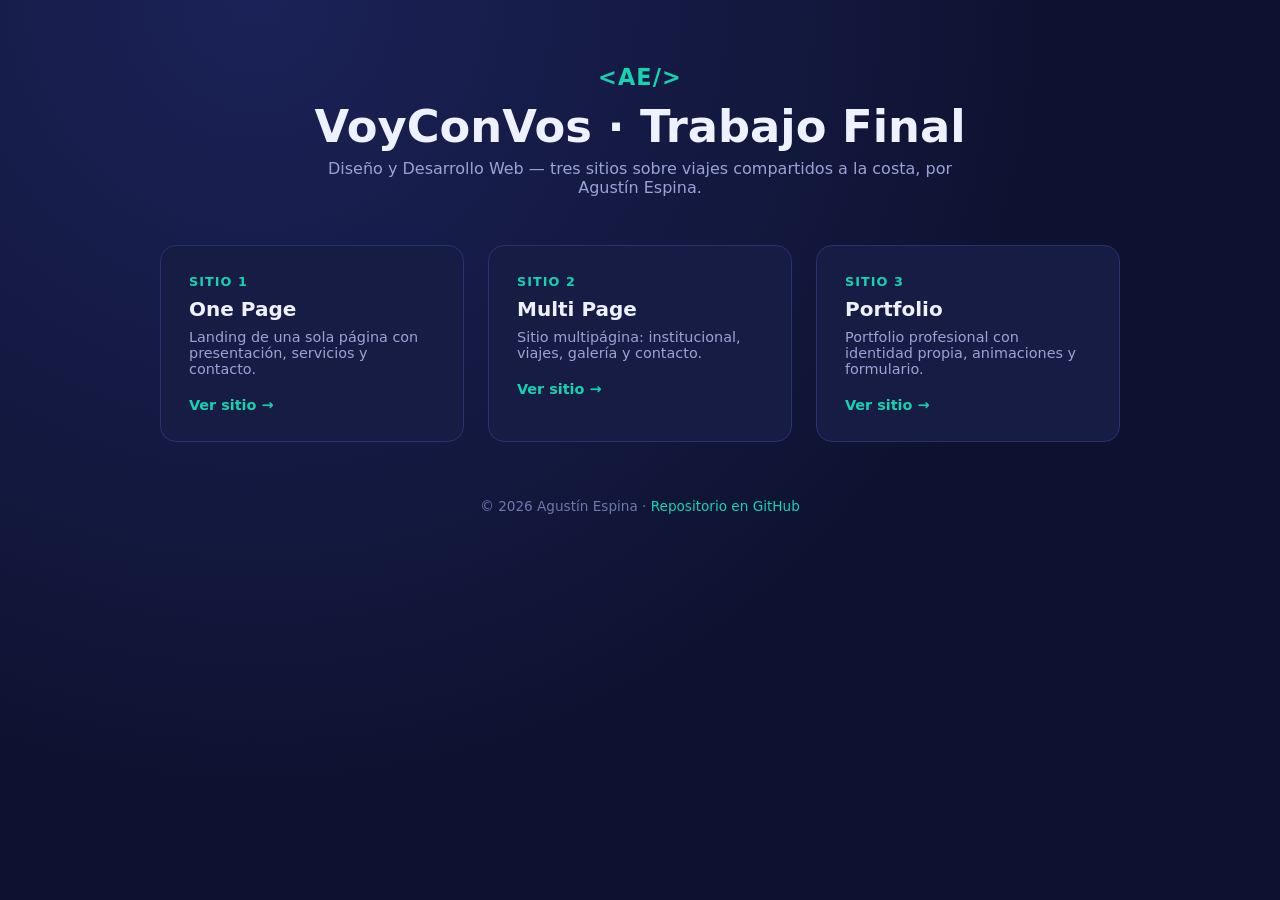
<file: index.html>
<!DOCTYPE html>
<html lang="es">
<head>
  <meta charset="UTF-8">
  <meta name="viewport" content="width=device-width, initial-scale=1.0">
  <title>VoyConVos — Trabajo Final · Agustín Espina</title>
  <meta name="description" content="Trabajo Final de Diseño y Desarrollo Web: tres sitios (One Page, Multi Page y Portfolio) por Agustín Espina.">
  <style>
    :root { --acento: #16d3b0; --fondo: #0e1230; --tarjeta: #171c44; }
    * { margin: 0; padding: 0; box-sizing: border-box; }
    body {
      font-family: system-ui, -apple-system, "Segoe UI", Roboto, sans-serif;
      background: radial-gradient(circle at 20% 0%, #1b2257, var(--fondo) 60%);
      color: #eef1ff; min-height: 100vh;
      display: flex; flex-direction: column; align-items: center;
      padding: 4rem 1.25rem;
    }
    .marca { color: var(--acento); font-weight: 700; letter-spacing: .05em; font-size: 1.4rem; }
    h1 { font-size: clamp(1.8rem, 4vw, 2.8rem); margin: .6rem 0 .4rem; text-align: center; }
    .sub { color: #9aa3d4; text-align: center; max-width: 40rem; margin-bottom: 3rem; }
    .grid { display: grid; gap: 1.5rem; width: 100%; max-width: 60rem;
            grid-template-columns: repeat(auto-fit, minmax(15rem, 1fr)); }
    .tarjeta {
      background: var(--tarjeta); border: 1px solid #2a3170; border-radius: 1rem;
      padding: 1.75rem; text-decoration: none; color: inherit;
      transition: transform .2s ease, border-color .2s ease, box-shadow .2s ease;
      display: flex; flex-direction: column; gap: .5rem;
    }
    .tarjeta:hover { transform: translateY(-5px); border-color: var(--acento);
                     box-shadow: 0 12px 28px rgba(0,0,0,.4); }
    .tarjeta .n { color: var(--acento); font-size: .8rem; font-weight: 700; letter-spacing: .08em; }
    .tarjeta h2 { font-size: 1.25rem; }
    .tarjeta p { color: #9aa3d4; font-size: .9rem; }
    .tarjeta .ir { margin-top: .75rem; color: var(--acento); font-weight: 600; font-size: .9rem; }
    footer { margin-top: 3.5rem; color: #6f78ad; font-size: .85rem; text-align: center; }
    footer a { color: var(--acento); text-decoration: none; }
  </style>
</head>
<body>
  <span class="marca">&lt;AE/&gt;</span>
  <h1>VoyConVos · Trabajo Final</h1>
  <p class="sub">Diseño y Desarrollo Web — tres sitios sobre viajes compartidos a la costa, por Agustín Espina.</p>

  <main class="grid">
    <a class="tarjeta" href="sitio1-onepage/">
      <span class="n">SITIO 1</span>
      <h2>One Page</h2>
      <p>Landing de una sola página con presentación, servicios y contacto.</p>
      <span class="ir">Ver sitio →</span>
    </a>
    <a class="tarjeta" href="sitio2-multipage/">
      <span class="n">SITIO 2</span>
      <h2>Multi Page</h2>
      <p>Sitio multipágina: institucional, viajes, galería y contacto.</p>
      <span class="ir">Ver sitio →</span>
    </a>
    <a class="tarjeta" href="sitio3-portfolio/">
      <span class="n">SITIO 3</span>
      <h2>Portfolio</h2>
      <p>Portfolio profesional con identidad propia, animaciones y formulario.</p>
      <span class="ir">Ver sitio →</span>
    </a>
  </main>

  <footer>
    © 2026 Agustín Espina ·
    <a href="https://github.com/BloomDoom/VoyConVos">Repositorio en GitHub</a>
  </footer>
</body>
</html>
</file>
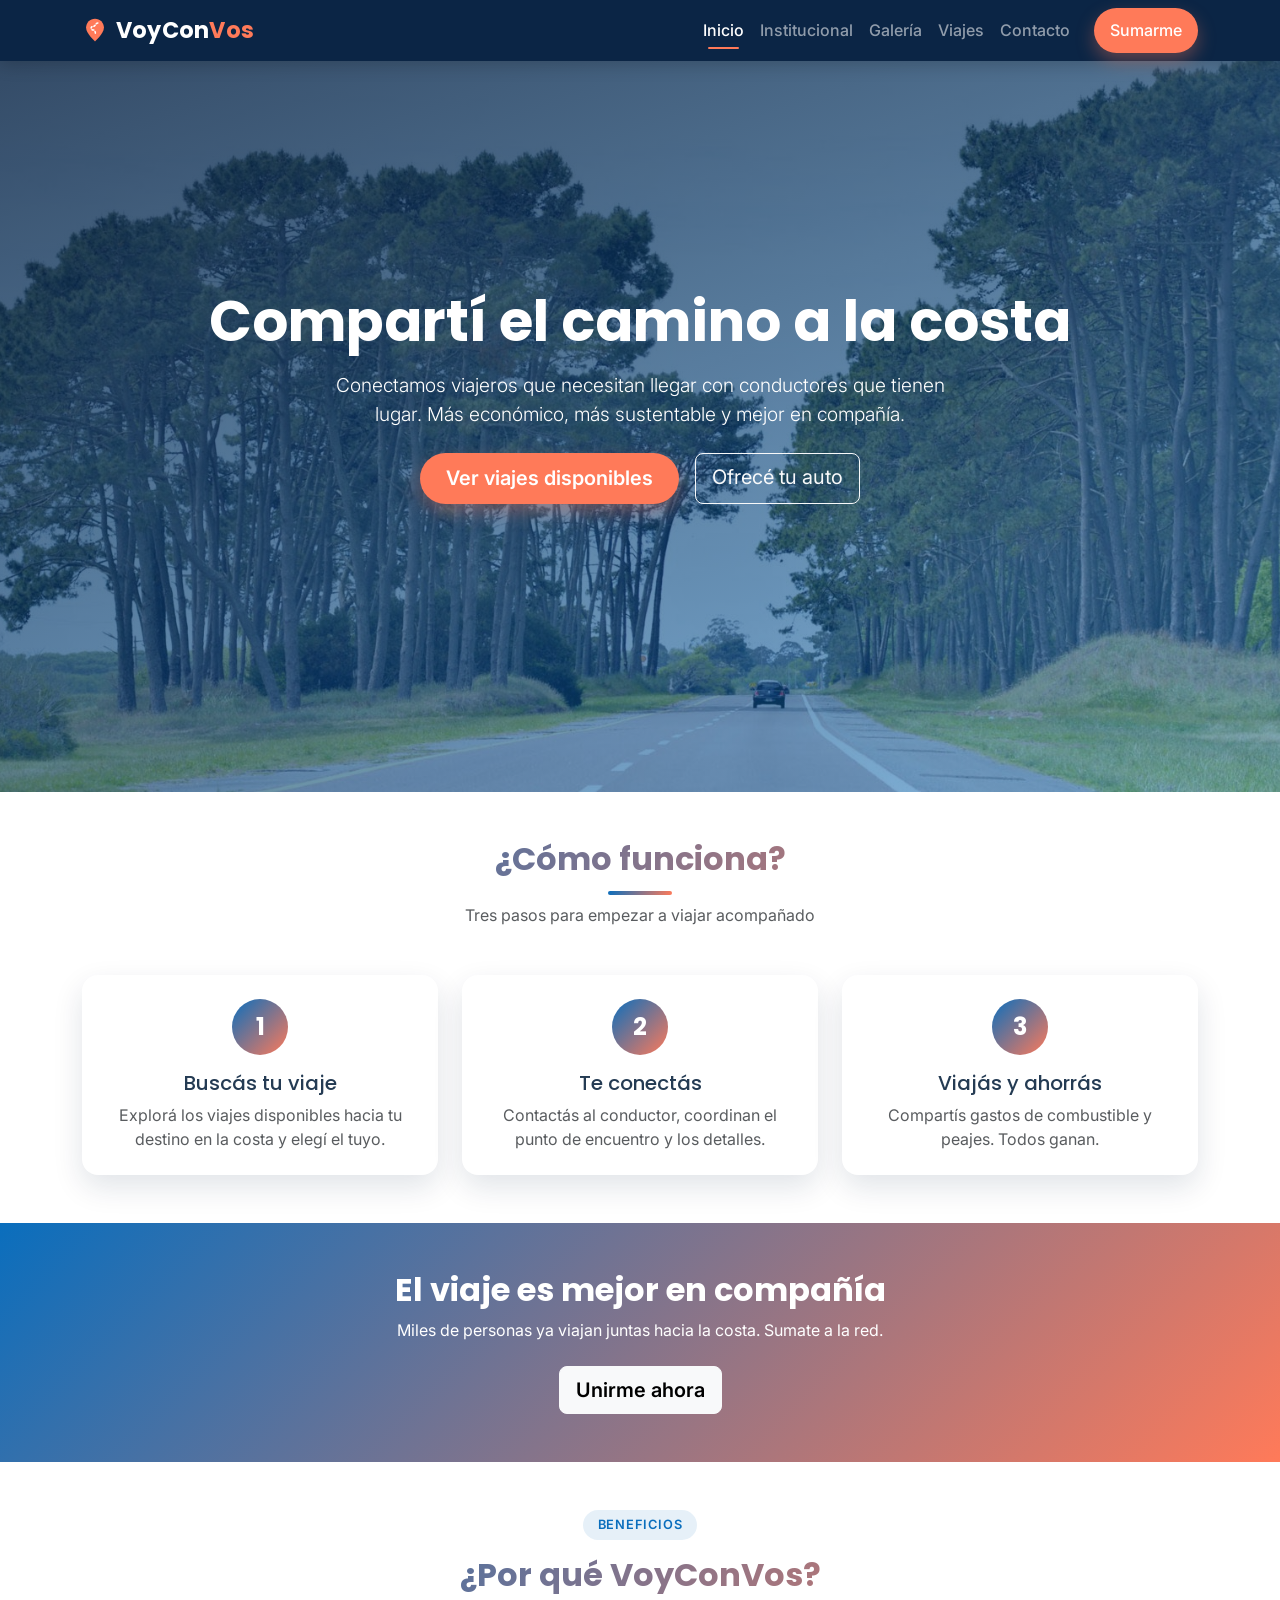
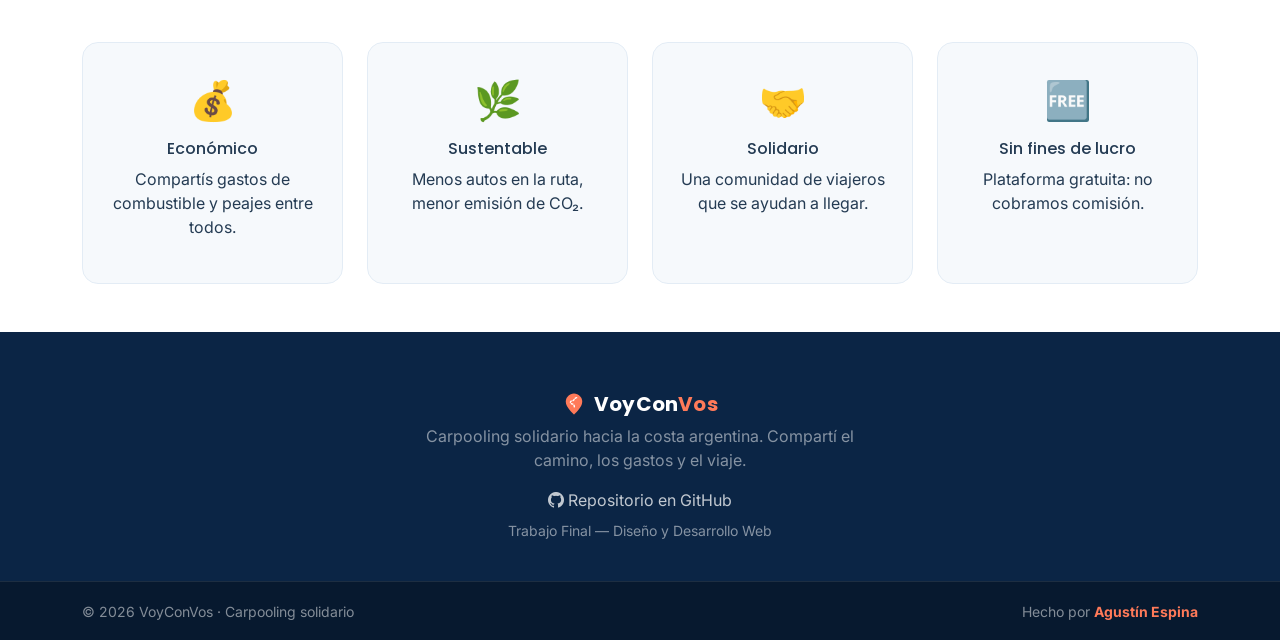
<file: sitio2-multipage/index.html>
<!DOCTYPE html>
<html lang="es">
<head>
  <meta charset="UTF-8">
  <meta name="viewport" content="width=device-width, initial-scale=1.0">
  <title>VoyConVos — Viajes compartidos a la costa argentina</title>
  <meta name="description" content="VoyConVos conecta viajeros y conductores para compartir viajes a la costa argentina: más económico, sustentable y solidario. Inicio.">
  <meta name="keywords" content="viajes compartidos, carpooling, costa argentina, compartir auto">
  <meta name="author" content="VoyConVos">

  <link rel="icon" href="data:image/svg+xml,<svg xmlns='http://www.w3.org/2000/svg' viewBox='0 0 100 100'><text y='.9em' font-size='90'>🚗</text></svg>">
  <link rel="preconnect" href="https://fonts.googleapis.com">
  <link rel="preconnect" href="https://fonts.gstatic.com" crossorigin>
  <link href="https://fonts.googleapis.com/css2?family=Poppins:wght@500;600;700&family=Inter:wght@400;500;600&display=swap" rel="stylesheet">
  <link href="https://cdn.jsdelivr.net/npm/bootstrap@5.3.3/dist/css/bootstrap.min.css" rel="stylesheet">
  <link rel="stylesheet" href="https://cdn.jsdelivr.net/npm/bootstrap-icons@1.11.3/font/bootstrap-icons.css">
  <link rel="stylesheet" href="https://cdn.jsdelivr.net/npm/aos@2.3.4/dist/aos.css">
  <link rel="stylesheet" href="css/estilos.css">
</head>
<body>

  <!-- ===== NAVBAR ===== -->
  <header>
    <nav class="navbar navbar-expand-lg navbar-dark fixed-top barra-navegacion" aria-label="Navegación principal">
      <div class="container">
        <a class="navbar-brand fw-bold logo-vcv d-inline-flex align-items-center gap-2" href="index.html">
          <svg class="logo-vcv__mark" width="26" height="26" viewBox="0 0 32 32" aria-hidden="true" focusable="false">
            <path d="M16 2C9.9 2 5 6.9 5 13c0 7.7 11 17 11 17s11-9.3 11-17C27 6.9 22.1 2 16 2Z" fill="currentColor"/>
            <path d="M19.5 7.5c-3 0-3 4.2-6 4.2s-3 4.2 0 4.2 3 4.2 3 4.2" fill="none" stroke="#fff" stroke-width="1.9" stroke-linecap="round" stroke-dasharray="2 2.4"/>
          </svg>
          <span class="logo-vcv__texto">VoyCon<span class="logo-vcv__acento">Vos</span></span>
        </a>
        <button class="navbar-toggler" type="button" data-bs-toggle="collapse" data-bs-target="#menu" aria-controls="menu" aria-expanded="false" aria-label="Abrir menú">
          <span class="navbar-toggler-icon"></span>
        </button>
        <div class="collapse navbar-collapse" id="menu">
          <ul class="navbar-nav ms-auto align-items-lg-center">
            <li class="nav-item"><a class="nav-link active" aria-current="page" href="index.html">Inicio</a></li>
            <li class="nav-item"><a class="nav-link" href="institucional.html">Institucional</a></li>
            <li class="nav-item"><a class="nav-link" href="galeria.html">Galería</a></li>
            <li class="nav-item"><a class="nav-link" href="viajes.html">Viajes</a></li>
            <li class="nav-item"><a class="nav-link" href="contacto.html">Contacto</a></li>
            <li class="nav-item"><a class="nav-link btn btn--cta ms-lg-3 px-3" href="contacto.html">Sumarme</a></li>
          </ul>
        </div>
      </div>
    </nav>
  </header>

  <main>
    <!-- ===== HERO ===== -->
    <section class="hero-seccion">
      <div class="hero-seccion__overlay"></div>
      <div class="container position-relative text-center" data-aos="fade-up">
        <h1 class="display-4 fw-bold mb-3">Compartí el camino a la costa</h1>
        <p class="lead mx-auto mb-4 hero-seccion__texto">
          Conectamos viajeros que necesitan llegar con conductores que tienen lugar.
          Más económico, más sustentable y mejor en compañía.
        </p>
        <div class="d-flex gap-3 justify-content-center flex-wrap">
          <a href="viajes.html" class="btn btn-lg btn--cta">Ver viajes disponibles</a>
          <a href="contacto.html" class="btn btn-lg btn-outline-light">Ofrecé tu auto</a>
        </div>
      </div>
    </section>

    <!-- ===== CÓMO FUNCIONA ===== -->
    <section class="py-5">
      <div class="container">
        <h2 class="text-center fw-bold mb-2" data-aos="fade-up">¿Cómo funciona?</h2>
        <p class="text-center text-muted mb-5" data-aos="fade-up">Tres pasos para empezar a viajar acompañado</p>
        <div class="row g-4">
          <article class="col-md-4" data-aos="fade-up">
            <div class="tarjeta-paso h-100 text-center p-4">
              <span class="tarjeta-paso__numero">1</span>
              <h3 class="h5 mt-3">Buscás tu viaje</h3>
              <p class="text-muted mb-0">Explorá los viajes disponibles hacia tu destino en la costa y elegí el tuyo.</p>
            </div>
          </article>
          <article class="col-md-4" data-aos="fade-up" data-aos-delay="150">
            <div class="tarjeta-paso h-100 text-center p-4">
              <span class="tarjeta-paso__numero">2</span>
              <h3 class="h5 mt-3">Te conectás</h3>
              <p class="text-muted mb-0">Contactás al conductor, coordinan el punto de encuentro y los detalles.</p>
            </div>
          </article>
          <article class="col-md-4" data-aos="fade-up" data-aos-delay="300">
            <div class="tarjeta-paso h-100 text-center p-4">
              <span class="tarjeta-paso__numero">3</span>
              <h3 class="h5 mt-3">Viajás y ahorrás</h3>
              <p class="text-muted mb-0">Compartís gastos de combustible y peajes. Todos ganan.</p>
            </div>
          </article>
        </div>
      </div>
    </section>

    <!-- ===== BANNER INTERMEDIO ===== -->
    <section class="py-5 text-center text-white" style="background: linear-gradient(135deg, var(--color-oceano), var(--color-coral));">
      <div class="container" data-aos="zoom-in">
        <h2 class="fw-bold">El viaje es mejor en compañía</h2>
        <p class="mb-4">Miles de personas ya viajan juntas hacia la costa. Sumate a la red.</p>
        <a href="contacto.html" class="btn btn-lg btn-light fw-semibold">Unirme ahora</a>
      </div>
    </section>

    <!-- ===== BENEFICIOS ===== -->
    <section class="py-5">
      <div class="container">
        <div class="text-center mb-5" data-aos="fade-up">
          <span class="etiqueta-seccion">Beneficios</span>
          <h2 class="fw-bold">¿Por qué VoyConVos?</h2>
        </div>
        <div class="grilla-beneficios">
          <article class="tarjeta-beneficio" data-aos="zoom-in"><div class="tarjeta-beneficio__icono">💰</div><h3 class="h6">Económico</h3><p>Compartís gastos de combustible y peajes entre todos.</p></article>
          <article class="tarjeta-beneficio" data-aos="zoom-in" data-aos-delay="100"><div class="tarjeta-beneficio__icono">🌿</div><h3 class="h6">Sustentable</h3><p>Menos autos en la ruta, menor emisión de CO₂.</p></article>
          <article class="tarjeta-beneficio" data-aos="zoom-in" data-aos-delay="200"><div class="tarjeta-beneficio__icono">🤝</div><h3 class="h6">Solidario</h3><p>Una comunidad de viajeros que se ayudan a llegar.</p></article>
          <article class="tarjeta-beneficio" data-aos="zoom-in" data-aos-delay="300"><div class="tarjeta-beneficio__icono">🆓</div><h3 class="h6">Sin fines de lucro</h3><p>Plataforma gratuita: no cobramos comisión.</p></article>
        </div>
      </div>
    </section>
  </main>

  <!-- ===== FOOTER (incluido en cada página) ===== -->
  <footer class="pie-pagina text-white">
    <div class="container pie-pagina__cuerpo">
      <div class="text-center pie-pagina__marca">
        <h2 class="h5 fw-bold logo-vcv d-inline-flex align-items-center justify-content-center gap-2">
          <svg class="logo-vcv__mark" width="24" height="24" viewBox="0 0 32 32" aria-hidden="true" focusable="false">
            <path d="M16 2C9.9 2 5 6.9 5 13c0 7.7 11 17 11 17s11-9.3 11-17C27 6.9 22.1 2 16 2Z" fill="currentColor"/>
            <path d="M19.5 7.5c-3 0-3 4.2-6 4.2s-3 4.2 0 4.2 3 4.2 3 4.2" fill="none" stroke="#fff" stroke-width="1.9" stroke-linecap="round" stroke-dasharray="2 2.4"/>
          </svg>
          <span class="logo-vcv__texto">VoyCon<span class="logo-vcv__acento">Vos</span></span>
        </h2>
        <p class="text-white-50 mb-3 mx-auto pie-pagina__desc">Carpooling solidario hacia la costa argentina. Compartí el camino, los gastos y el viaje.</p>
        <ul class="list-unstyled pie-pagina__links mb-2">
          <li><a href="https://github.com/BloomDoom/VoyConVos" target="_blank" rel="noopener"><i class="bi bi-github"></i> Repositorio en GitHub</a></li>
        </ul>
        <p class="text-white-50 small mb-0">Trabajo Final — Diseño y Desarrollo Web</p>
      </div>
    </div>
    <div class="pie-pagina__barra">
      <div class="container d-flex flex-column flex-md-row justify-content-between align-items-center gap-2 text-center">
        <p class="mb-0 small text-white-50">&copy; 2026 VoyConVos · Carpooling solidario</p>
        <p class="mb-0 small text-white-50">Hecho por <strong class="logo-vcv__acento">Agustín Espina</strong></p>
      </div>
    </div>
  </footer>

  <button id="btnArriba" class="boton-arriba" aria-label="Volver arriba"><i class="bi bi-arrow-up"></i></button>

  <script src="https://cdn.jsdelivr.net/npm/bootstrap@5.3.3/dist/js/bootstrap.bundle.min.js"></script>
  <script src="https://cdn.jsdelivr.net/npm/aos@2.3.4/dist/aos.js"></script>
  <script src="js/main.js"></script>
</body>
</html>
</file>
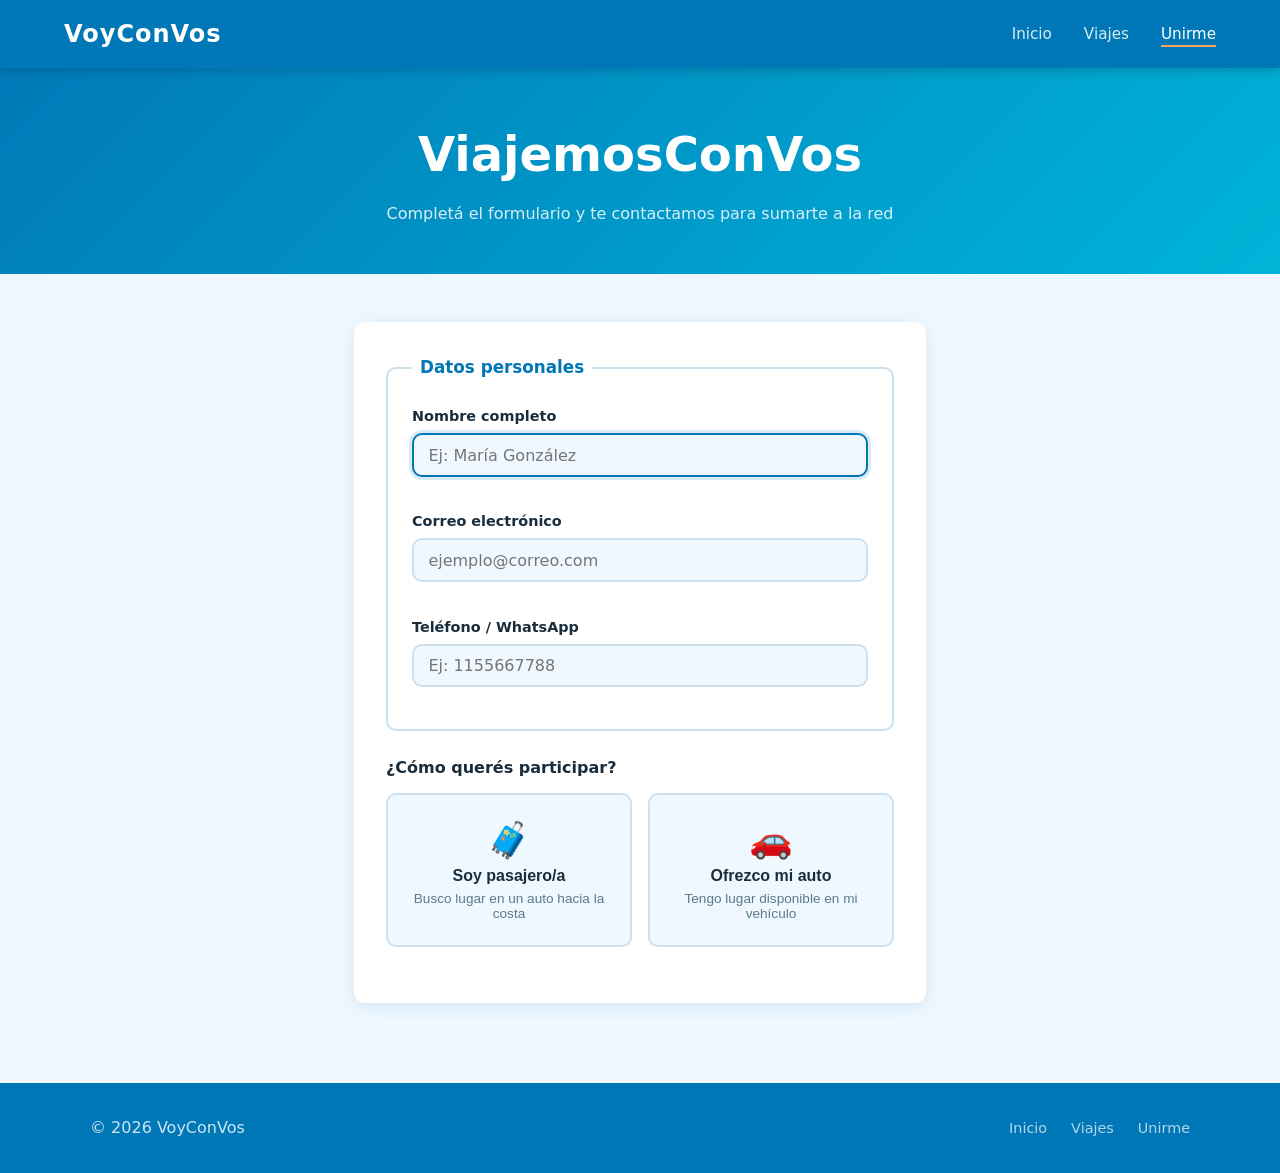
<file: contacto.html>
<!DOCTYPE html>
<html lang="es">
<head>
  <meta charset="UTF-8">
  <meta name="viewport" content="width=device-width, initial-scale=1.0">
  <title>Unirme — VoyConVos</title>
  <link rel="stylesheet" href="styles.css">
</head>
<body>

  <!-- ENCABEZADO CON NAVBAR FIJA -->
  <header>
    <nav class="navbar">
      <div class="navbar__logo">VoyConVos</div>
      <button class="navbar__toggle" id="navToggle" aria-label="Abrir menú">☰</button>
      <ul class="navbar__links" id="navLinks">
        <li><a href="index.html">Inicio</a></li>
        <li><a href="viajes.html">Viajes</a></li>
        <li><a href="contacto.html">Unirme</a></li>
      </ul>
    </nav>
  </header>

  <main>

    <!-- ENCABEZADO DE PÁGINA -->
    <section class="page-header">
      <h1>ViajemosConVos</h1>
      <p>Completá el formulario y te contactamos para sumarte a la red</p>
    </section>

    <!-- FORMULARIO DE CONTACTO -->
    <section class="contact-section">

      <!-- Mensaje de éxito -->
      <div class="form-success" id="formSuccess">
        <strong>¡Gracias por sumarte! 🎉</strong>
        Recibimos tu información. Pronto nos comunicaremos con vos para confirmar tu participación en la red VoyConVos.
        <a href="index.html" class="btn btn--primary" style="display:block; width:fit-content; margin: 1.5rem auto 0;">Volver al inicio</a>
      </div>

      <form class="contact-form" id="contactForm" action="https://formspree.io/f/mpqkrjop" method="POST" novalidate>

        <!-- Campo oculto que guarda el rol seleccionado -->
        <input type="hidden" id="rolHidden" name="rol" value="">

        <!-- DATOS PERSONALES -->
        <fieldset>
          <legend>Datos personales</legend>

          <div class="form-group">
            <label for="nombre">Nombre completo</label>
            <input
              type="text"
              id="nombre"
              name="nombre"
              placeholder="Ej: María González"
              required
              autofocus
            >
            <span class="field-error" id="nombreError"></span>
          </div>

          <div class="form-group">
            <label for="email">Correo electrónico</label>
            <input
              type="email"
              id="email"
              name="email"
              placeholder="ejemplo@correo.com"
              required
            >
            <span class="field-error" id="emailError"></span>
          </div>

          <div class="form-group">
            <label for="telefono">Teléfono / WhatsApp</label>
            <input
              type="tel"
              id="telefono"
              name="telefono"
              placeholder="Ej: 1155667788"
              pattern="[\d\s]{7,15}"
              required
            >
            <span class="field-error" id="telefonoError"></span>
          </div>
        </fieldset>

        <!-- SELECTOR DE ROL -->
        <div class="role-selector">
          <p class="role-selector__label">¿Cómo querés participar?</p>
          <div class="role-cards">

            <button type="button" class="role-card" id="cardPasajero" data-rol="pasajero">
              <span class="role-card__icon">🧳</span>
              <span class="role-card__title">Soy pasajero/a</span>
              <span class="role-card__desc">Busco lugar en un auto hacia la costa</span>
            </button>

            <button type="button" class="role-card" id="cardConductor" data-rol="conductor">
              <span class="role-card__icon">🚗</span>
              <span class="role-card__title">Ofrezco mi auto</span>
              <span class="role-card__desc">Tengo lugar disponible en mi vehículo</span>
            </button>

          </div>
          <span class="field-error" id="rolError"></span>
        </div>

        <!-- CAMPOS ESPECÍFICOS DE PASAJERO (ocultos por defecto) -->
        <fieldset class="role-section" id="pasajeroSection">
          <legend>Como pasajero/a</legend>

          <div class="form-group">
            <label for="cantPasajeros">¿Cuántos viajan?</label>
            <input
              type="number"
              id="cantPasajeros"
              name="cant_pasajeros"
              min="1"
              max="6"
              placeholder="Ej: 2"
            >
          </div>
        </fieldset>

        <!-- CAMPOS ESPECÍFICOS DE CONDUCTOR (ocultos por defecto) -->
        <fieldset class="role-section" id="conductorSection">
          <legend>Como conductor/a</legend>

          <div class="form-group">
            <label for="asientos">Asientos disponibles</label>
            <input
              type="number"
              id="asientos"
              name="asientos"
              min="1"
              max="6"
              placeholder="Ej: 3"
            >
          </div>

          <div class="form-group">
            <label for="vehiculo">Descripción del vehículo</label>
            <input
              type="text"
              id="vehiculo"
              name="vehiculo"
              placeholder="Ej: Volkswagen Suran blanco"
            >
          </div>
        </fieldset>

        <!-- DETALLES DEL VIAJE (ocultos hasta elegir rol) -->
        <fieldset class="role-section" id="viajeSection">
          <legend>Detalles del viaje</legend>

          <div class="form-group">
            <label for="origen">¿Desde dónde salís?</label>
            <input
              type="text"
              id="origen"
              name="origen"
              placeholder="Ej: Buenos Aires - Palermo"
              required
            >
            <span class="field-error" id="origenError"></span>
          </div>

          <div class="form-group">
            <label for="destino">¿A dónde vas?</label>
            <select id="destino" name="destino" required>
              <option value="">-- Seleccioná un destino --</option>
              <option value="mardelplata">Mar del Plata</option>
              <option value="pinamar">Pinamar</option>
              <option value="miramar">Miramar</option>
              <option value="necochea">Necochea</option>
              <option value="villagesell">Villa Gesell</option>
              <option value="mardelaspampas">Mar de las Pampas</option>
              <option value="otro">Otro</option>
            </select>
            <span class="field-error" id="destinoError"></span>
          </div>

          <div class="form-group">
            <label for="fecha">Fecha tentativa del viaje</label>
            <input
              type="date"
              id="fecha"
              name="fecha"
              required
            >
            <span class="field-error" id="fechaError"></span>
          </div>

          <div class="form-group">
            <label for="mensaje">Comentarios adicionales</label>
            <textarea
              id="mensaje"
              name="mensaje"
              rows="4"
              placeholder="Contanos algo más: horario preferido, punto de encuentro, etc."
              required
            ></textarea>
            <span class="field-error" id="mensajeError"></span>
          </div>
        </fieldset>

        <button type="submit" class="form__submit" id="submitBtn">Enviar solicitud</button>

      </form>
    </section>

  </main>

  <!-- PIE DE PÁGINA -->
  <footer>
    <div class="footer__content">
      <p>&copy; 2026 VoyConVos</p>
      <nav class="footer__links">
        <a href="index.html">Inicio</a>
        <a href="viajes.html">Viajes</a>
        <a href="contacto.html">Unirme</a>
      </nav>
    </div>
  </footer>

  <script src="script.js"></script>
</body>
</html>
</file>
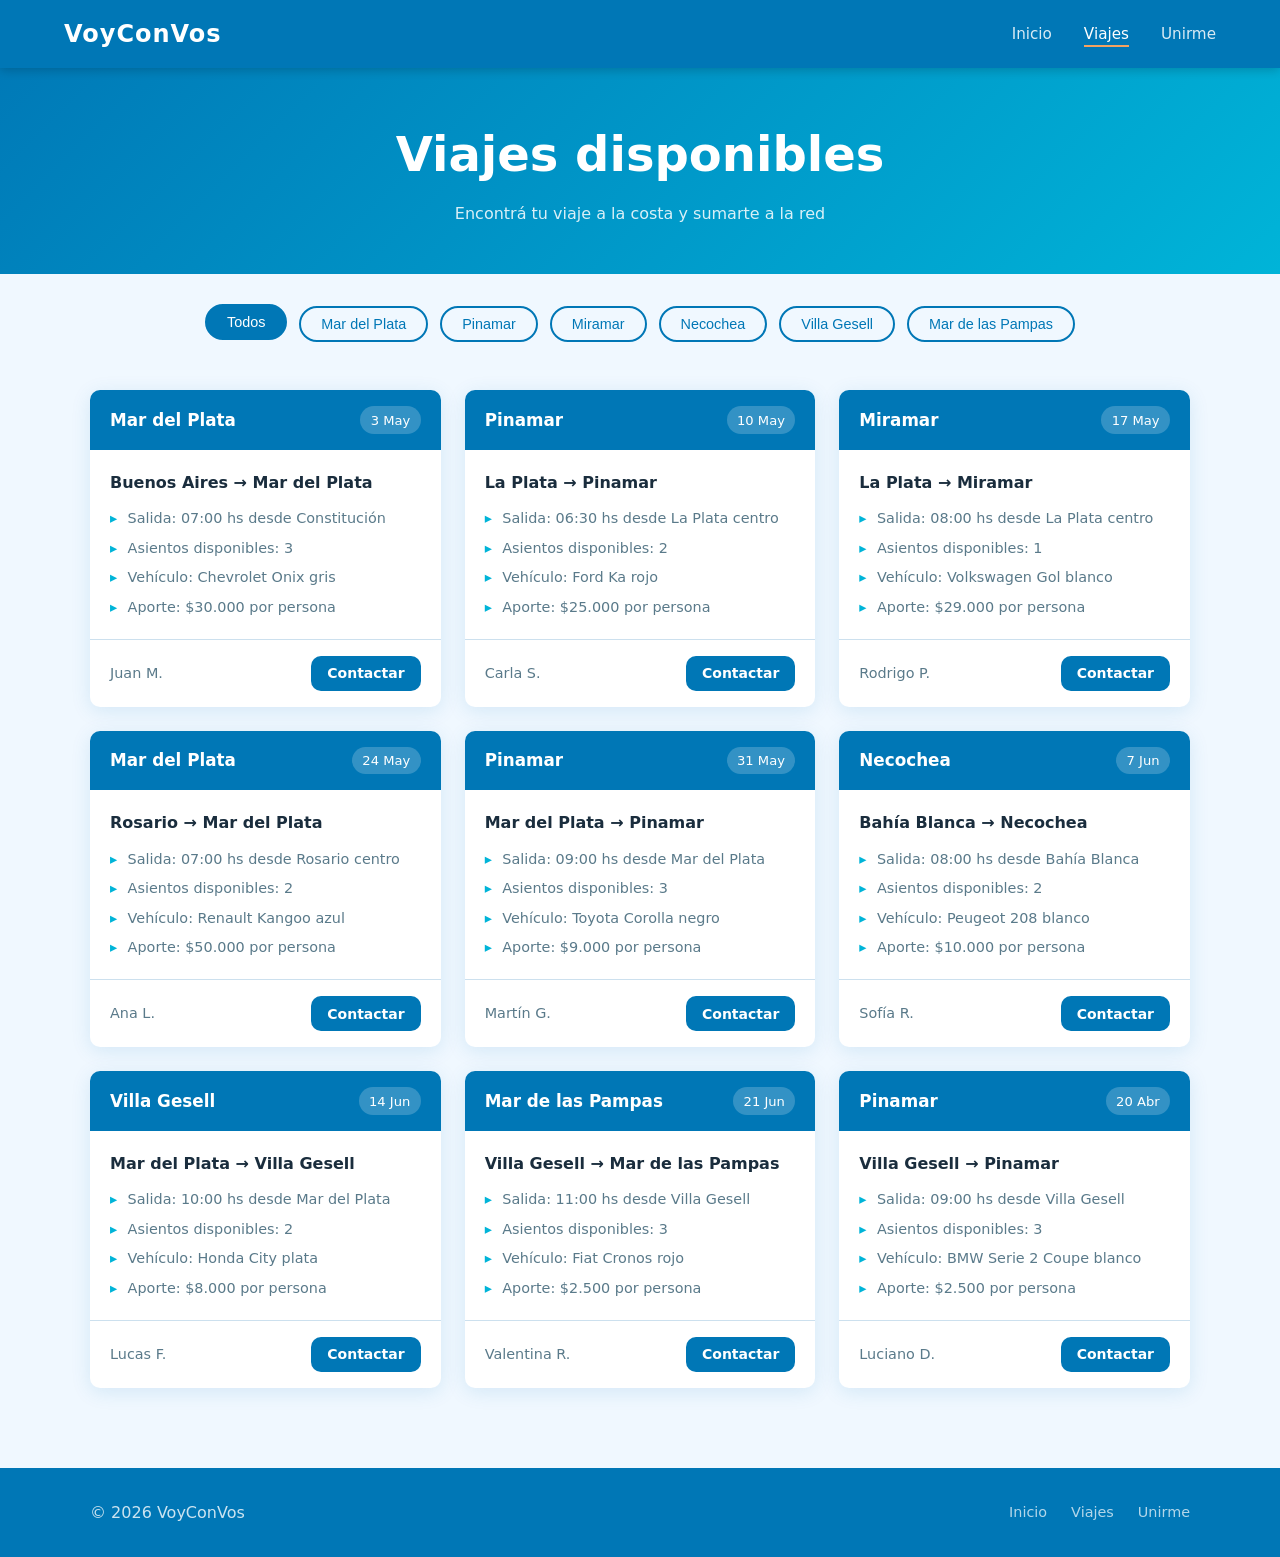
<file: viajes.html>
<!DOCTYPE html>
<html lang="es">
<head>
  <meta charset="UTF-8">
  <meta name="viewport" content="width=device-width, initial-scale=1.0">
  <title>Viajes Disponibles — VoyConVos</title>
  <link rel="stylesheet" href="styles.css">
</head>
<body>

  <!-- ENCABEZADO CON NAVBAR FIJA -->
  <header>
    <nav class="navbar">
      <div class="navbar__logo">VoyConVos</div>
      <button class="navbar__toggle" id="navToggle" aria-label="Abrir menú">☰</button>
      <ul class="navbar__links" id="navLinks">
        <li><a href="index.html">Inicio</a></li>
        <li><a href="viajes.html">Viajes</a></li>
        <li><a href="contacto.html">Unirme</a></li>
      </ul>
    </nav>
  </header>

  <main>

    <!-- ENCABEZADO DE PÁGINA -->
    <section class="page-header">
      <h1>Viajes disponibles</h1>
      <p>Encontrá tu viaje a la costa y sumarte a la red</p>
    </section>

    <!-- FILTROS POR DESTINO -->
    <section class="trips-filter">
      <div class="filter__buttons">
        <button class="filter-btn active" data-filter="all">Todos</button>
        <button class="filter-btn" data-filter="mardelplata">Mar del Plata</button>
        <button class="filter-btn" data-filter="pinamar">Pinamar</button>
        <button class="filter-btn" data-filter="miramar">Miramar</button>
        <button class="filter-btn" data-filter="necochea">Necochea</button>
        <button class="filter-btn" data-filter="villagesell">Villa Gesell</button>
        <button class="filter-btn" data-filter="mardelaspampas">Mar de las Pampas</button>
      </div>
    </section>

    <!-- GRILLA DE TARJETAS  (CSS Grid) -->
    <section class="trips-section">
      <div class="trips-grid">

        <!-- Tarjeta 1 -->
        <article class="trip-card" data-destination="mardelplata">
          <div class="trip-card__top">
            <span class="trip-card__destination">Mar del Plata</span>
            <span class="trip-card__date">3 May</span>
          </div>
          <div class="trip-card__body">
            <p class="trip-card__route">Buenos Aires → Mar del Plata</p>
            <ul class="trip-card__details">
              <li>Salida: 07:00 hs desde Constitución</li>
              <li>Asientos disponibles: 3</li>
              <li>Vehículo: Chevrolet Onix gris</li>
              <li>Aporte: $30.000 por persona</li>
            </ul>
          </div>
          <div class="trip-card__footer">
            <span class="trip-card__driver">Juan M.</span>
            <a href="contacto.html" class="btn btn--small">Contactar</a>
          </div>
        </article>

        <!-- Tarjeta 2 -->
        <article class="trip-card" data-destination="pinamar">
          <div class="trip-card__top">
            <span class="trip-card__destination">Pinamar</span>
            <span class="trip-card__date">10 May</span>
          </div>
          <div class="trip-card__body">
            <p class="trip-card__route">La Plata → Pinamar</p>
            <ul class="trip-card__details">
              <li>Salida: 06:30 hs desde La Plata centro</li>
              <li>Asientos disponibles: 2</li>
              <li>Vehículo: Ford Ka rojo</li>
              <li>Aporte: $25.000 por persona</li>
            </ul>
          </div>
          <div class="trip-card__footer">
            <span class="trip-card__driver">Carla S.</span>
            <a href="contacto.html" class="btn btn--small">Contactar</a>
          </div>
        </article>

        <!-- Tarjeta 3 -->
        <article class="trip-card" data-destination="miramar">
          <div class="trip-card__top">
            <span class="trip-card__destination">Miramar</span>
            <span class="trip-card__date">17 May</span>
          </div>
          <div class="trip-card__body">
            <p class="trip-card__route">La Plata → Miramar</p>
            <ul class="trip-card__details">
              <li>Salida: 08:00 hs desde La Plata centro</li>
              <li>Asientos disponibles: 1</li>
              <li>Vehículo: Volkswagen Gol blanco</li>
              <li>Aporte: $29.000 por persona</li>
            </ul>
          </div>
          <div class="trip-card__footer">
            <span class="trip-card__driver">Rodrigo P.</span>
            <a href="contacto.html" class="btn btn--small">Contactar</a>
          </div>
        </article>

        <!-- Tarjeta 4 -->
        <article class="trip-card" data-destination="mardelplata">
          <div class="trip-card__top">
            <span class="trip-card__destination">Mar del Plata</span>
            <span class="trip-card__date">24 May</span>
          </div>
          <div class="trip-card__body">
            <p class="trip-card__route">Rosario → Mar del Plata</p>
            <ul class="trip-card__details">
              <li>Salida: 07:00 hs desde Rosario centro</li>
              <li>Asientos disponibles: 2</li>
              <li>Vehículo: Renault Kangoo azul</li>
              <li>Aporte: $50.000 por persona</li>
            </ul>
          </div>
          <div class="trip-card__footer">
            <span class="trip-card__driver">Ana L.</span>
            <a href="contacto.html" class="btn btn--small">Contactar</a>
          </div>
        </article>

        <!-- Tarjeta 5 -->
        <article class="trip-card" data-destination="pinamar">
          <div class="trip-card__top">
            <span class="trip-card__destination">Pinamar</span>
            <span class="trip-card__date">31 May</span>
          </div>
          <div class="trip-card__body">
            <p class="trip-card__route">Mar del Plata → Pinamar</p>
            <ul class="trip-card__details">
              <li>Salida: 09:00 hs desde Mar del Plata</li>
              <li>Asientos disponibles: 3</li>
              <li>Vehículo: Toyota Corolla negro</li>
              <li>Aporte: $9.000 por persona</li>
            </ul>
          </div>
          <div class="trip-card__footer">
            <span class="trip-card__driver">Martín G.</span>
            <a href="contacto.html" class="btn btn--small">Contactar</a>
          </div>
        </article>

        <!-- Tarjeta 6 -->
        <article class="trip-card" data-destination="necochea">
          <div class="trip-card__top">
            <span class="trip-card__destination">Necochea</span>
            <span class="trip-card__date">7 Jun</span>
          </div>
          <div class="trip-card__body">
            <p class="trip-card__route">Bahía Blanca → Necochea</p>
            <ul class="trip-card__details">
              <li>Salida: 08:00 hs desde Bahía Blanca</li>
              <li>Asientos disponibles: 2</li>
              <li>Vehículo: Peugeot 208 blanco</li>
              <li>Aporte: $10.000 por persona</li>
            </ul>
          </div>
          <div class="trip-card__footer">
            <span class="trip-card__driver">Sofía R.</span>
            <a href="contacto.html" class="btn btn--small">Contactar</a>
          </div>
        </article>

        <!-- Tarjeta 7 -->
        <article class="trip-card" data-destination="villagesell">
          <div class="trip-card__top">
            <span class="trip-card__destination">Villa Gesell</span>
            <span class="trip-card__date">14 Jun</span>
          </div>
          <div class="trip-card__body">
            <p class="trip-card__route">Mar del Plata → Villa Gesell</p>
            <ul class="trip-card__details">
              <li>Salida: 10:00 hs desde Mar del Plata</li>
              <li>Asientos disponibles: 2</li>
              <li>Vehículo: Honda City plata</li>
              <li>Aporte: $8.000 por persona</li>
            </ul>
          </div>
          <div class="trip-card__footer">
            <span class="trip-card__driver">Lucas F.</span>
            <a href="contacto.html" class="btn btn--small">Contactar</a>
          </div>
        </article>

        <!-- Tarjeta 8 -->
        <article class="trip-card" data-destination="mardelaspampas">
          <div class="trip-card__top">
            <span class="trip-card__destination">Mar de las Pampas</span>
            <span class="trip-card__date">21 Jun</span>
          </div>
          <div class="trip-card__body">
            <p class="trip-card__route">Villa Gesell → Mar de las Pampas</p>
            <ul class="trip-card__details">
              <li>Salida: 11:00 hs desde Villa Gesell</li>
              <li>Asientos disponibles: 3</li>
              <li>Vehículo: Fiat Cronos rojo</li>
              <li>Aporte: $2.500 por persona</li>
            </ul>
          </div>
          <div class="trip-card__footer">
            <span class="trip-card__driver">Valentina R.</span>
            <a href="contacto.html" class="btn btn--small">Contactar</a>
          </div>
        </article>

        <!-- Tarjeta 9 -->
        <article class="trip-card" data-destination="pinamar">
          <div class="trip-card__top">
            <span class="trip-card__destination">Pinamar</span>
            <span class="trip-card__date">20 Abr</span>
          </div>
          <div class="trip-card__body">
            <p class="trip-card__route">Villa Gesell → Pinamar</p>
            <ul class="trip-card__details">
              <li>Salida: 09:00 hs desde Villa Gesell</li>
              <li>Asientos disponibles: 3</li>
              <li>Vehículo: BMW Serie 2 Coupe blanco</li>
              <li>Aporte: $2.500 por persona</li>
            </ul>
          </div>
          <div class="trip-card__footer">
            <span class="trip-card__driver">Luciano D.</span>
            <a href="contacto.html" class="btn btn--small">Contactar</a>
          </div>
        </article>

        <!-- Mensaje sin resultados (oculto por defecto) -->
        <p class="no-results">No hay viajes disponibles para este destino por el momento.</p>

      </div>
    </section>

  </main>

  <!-- PIE DE PÁGINA -->
  <footer>
    <div class="footer__content">
      <p>&copy; 2026 VoyConVos</p>
      <nav class="footer__links">
        <a href="index.html">Inicio</a>
        <a href="viajes.html">Viajes</a>
        <a href="contacto.html">Unirme</a>
      </nav>
    </div>
  </footer>

  <script src="script.js"></script>
</body>
</html>
</file>
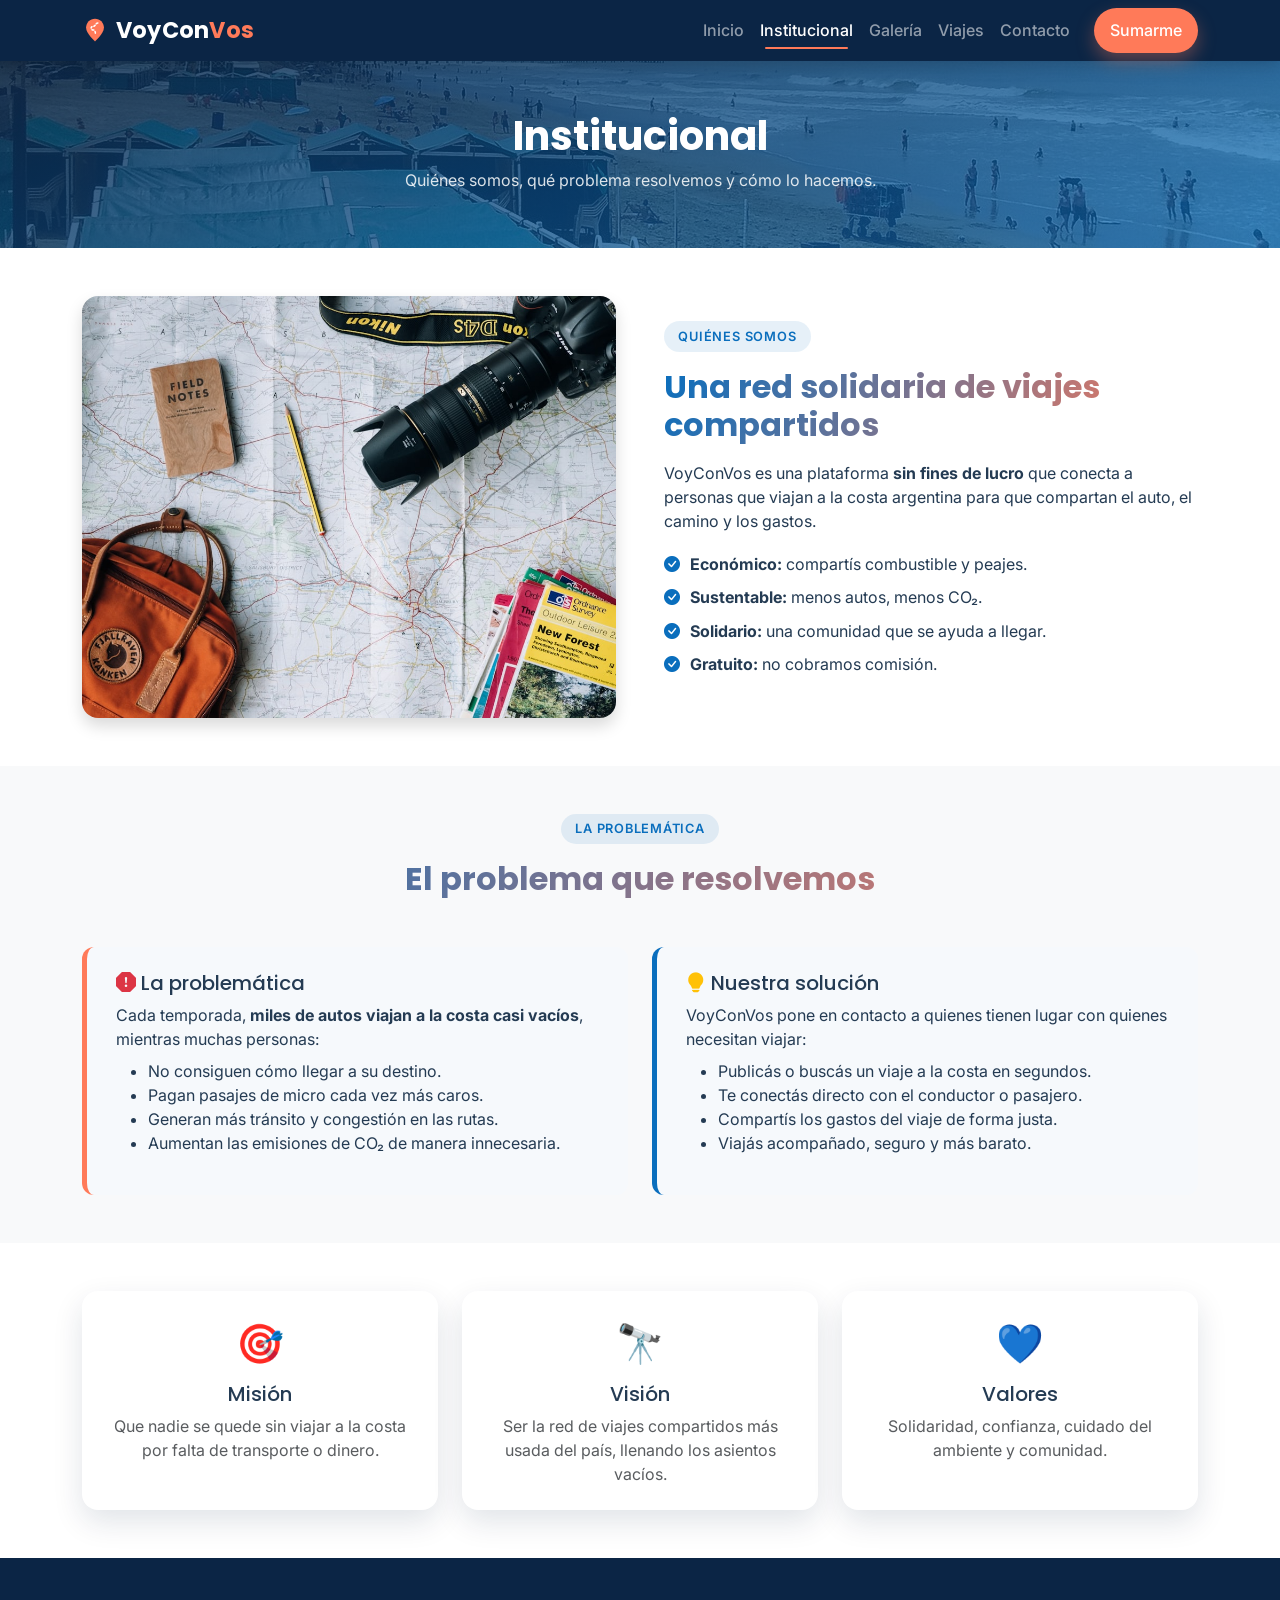
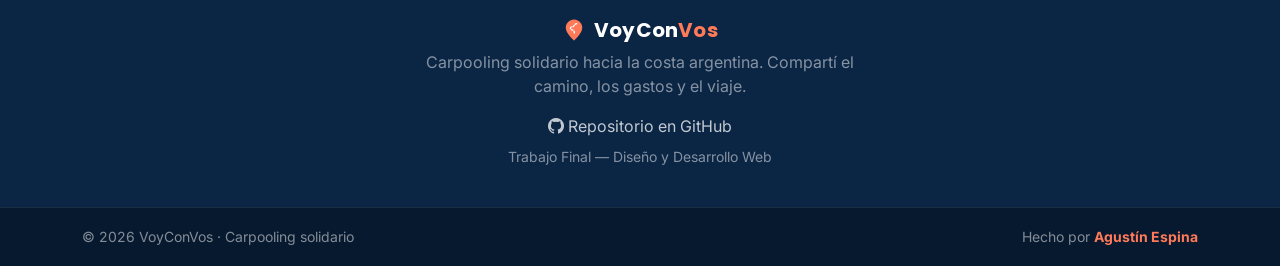
<file: sitio2-multipage/institucional.html>
<!DOCTYPE html>
<html lang="es">
<head>
  <meta charset="UTF-8">
  <meta name="viewport" content="width=device-width, initial-scale=1.0">
  <title>Institucional — VoyConVos | La problemática y nuestra solución</title>
  <meta name="description" content="Conocé la problemática que resuelve VoyConVos: autos viajando vacíos a la costa, gastos altos y más emisiones. Nuestra solución es el carpooling solidario.">
  <meta name="author" content="VoyConVos">

  <link rel="icon" href="data:image/svg+xml,<svg xmlns='http://www.w3.org/2000/svg' viewBox='0 0 100 100'><text y='.9em' font-size='90'>🚗</text></svg>">
  <link rel="preconnect" href="https://fonts.googleapis.com">
  <link rel="preconnect" href="https://fonts.gstatic.com" crossorigin>
  <link href="https://fonts.googleapis.com/css2?family=Poppins:wght@500;600;700&family=Inter:wght@400;500;600&display=swap" rel="stylesheet">
  <link href="https://cdn.jsdelivr.net/npm/bootstrap@5.3.3/dist/css/bootstrap.min.css" rel="stylesheet">
  <link rel="stylesheet" href="https://cdn.jsdelivr.net/npm/bootstrap-icons@1.11.3/font/bootstrap-icons.css">
  <link rel="stylesheet" href="https://cdn.jsdelivr.net/npm/aos@2.3.4/dist/aos.css">
  <link rel="stylesheet" href="css/estilos.css">
</head>
<body>

  <header>
    <nav class="navbar navbar-expand-lg navbar-dark fixed-top barra-navegacion" aria-label="Navegación principal">
      <div class="container">
        <a class="navbar-brand fw-bold logo-vcv d-inline-flex align-items-center gap-2" href="index.html">
          <svg class="logo-vcv__mark" width="26" height="26" viewBox="0 0 32 32" aria-hidden="true" focusable="false">
            <path d="M16 2C9.9 2 5 6.9 5 13c0 7.7 11 17 11 17s11-9.3 11-17C27 6.9 22.1 2 16 2Z" fill="currentColor"/>
            <path d="M19.5 7.5c-3 0-3 4.2-6 4.2s-3 4.2 0 4.2 3 4.2 3 4.2" fill="none" stroke="#fff" stroke-width="1.9" stroke-linecap="round" stroke-dasharray="2 2.4"/>
          </svg>
          <span class="logo-vcv__texto">VoyCon<span class="logo-vcv__acento">Vos</span></span>
        </a>
        <button class="navbar-toggler" type="button" data-bs-toggle="collapse" data-bs-target="#menu" aria-label="Abrir menú"><span class="navbar-toggler-icon"></span></button>
        <div class="collapse navbar-collapse" id="menu">
          <ul class="navbar-nav ms-auto align-items-lg-center">
            <li class="nav-item"><a class="nav-link" href="index.html">Inicio</a></li>
            <li class="nav-item"><a class="nav-link active" aria-current="page" href="institucional.html">Institucional</a></li>
            <li class="nav-item"><a class="nav-link" href="galeria.html">Galería</a></li>
            <li class="nav-item"><a class="nav-link" href="viajes.html">Viajes</a></li>
            <li class="nav-item"><a class="nav-link" href="contacto.html">Contacto</a></li>
            <li class="nav-item"><a class="nav-link btn btn--cta ms-lg-3 px-3" href="contacto.html">Sumarme</a></li>
          </ul>
        </div>
      </div>
    </nav>
  </header>

  <main>
    <section class="encabezado-pagina">
      <div class="container">
        <h1>Institucional</h1>
        <p>Quiénes somos, qué problema resolvemos y cómo lo hacemos.</p>
      </div>
    </section>

    <!-- ===== QUIÉNES SOMOS ===== -->
    <section class="py-5">
      <div class="container">
        <div class="row align-items-center g-5">
          <div class="col-lg-6" data-aos="fade-right">
            <img src="img/amigos-auto-ruta.jpg" class="img-fluid rounded-4 shadow" alt="Grupo de amigos viajando juntos en auto hacia la costa argentina">
          </div>
          <div class="col-lg-6" data-aos="fade-left">
            <span class="etiqueta-seccion">Quiénes somos</span>
            <h2 class="fw-bold mb-3">Una red solidaria de viajes compartidos</h2>
            <p>VoyConVos es una plataforma <strong>sin fines de lucro</strong> que conecta a personas que viajan a la costa argentina para que compartan el auto, el camino y los gastos.</p>
            <ul class="lista-valores">
              <li><i class="bi bi-check-circle-fill"></i> <strong>Económico:</strong> compartís combustible y peajes.</li>
              <li><i class="bi bi-check-circle-fill"></i> <strong>Sustentable:</strong> menos autos, menos CO₂.</li>
              <li><i class="bi bi-check-circle-fill"></i> <strong>Solidario:</strong> una comunidad que se ayuda a llegar.</li>
              <li><i class="bi bi-check-circle-fill"></i> <strong>Gratuito:</strong> no cobramos comisión.</li>
            </ul>
          </div>
        </div>
      </div>
    </section>

    <!-- ===== LA PROBLEMÁTICA Y LA SOLUCIÓN ===== -->
    <section class="py-5 bg-light">
      <div class="container">
        <div class="text-center mb-5" data-aos="fade-up">
          <span class="etiqueta-seccion">La problemática</span>
          <h2 class="fw-bold">El problema que resolvemos</h2>
        </div>
        <div class="row g-4">
          <div class="col-md-6" data-aos="fade-up">
            <div class="bloque-problema h-100">
              <h3 class="h5"><i class="bi bi-exclamation-octagon-fill text-danger"></i> La problemática</h3>
              <p class="mb-2">Cada temporada, <strong>miles de autos viajan a la costa casi vacíos</strong>, mientras muchas personas:</p>
              <ul>
                <li>No consiguen cómo llegar a su destino.</li>
                <li>Pagan pasajes de micro cada vez más caros.</li>
                <li>Generan más tránsito y congestión en las rutas.</li>
                <li>Aumentan las emisiones de CO₂ de manera innecesaria.</li>
              </ul>
            </div>
          </div>
          <div class="col-md-6" data-aos="fade-up" data-aos-delay="150">
            <div class="bloque-problema h-100" style="border-left-color: var(--color-oceano);">
              <h3 class="h5"><i class="bi bi-lightbulb-fill text-warning"></i> Nuestra solución</h3>
              <p class="mb-2">VoyConVos pone en contacto a quienes tienen lugar con quienes necesitan viajar:</p>
              <ul>
                <li>Publicás o buscás un viaje a la costa en segundos.</li>
                <li>Te conectás directo con el conductor o pasajero.</li>
                <li>Compartís los gastos del viaje de forma justa.</li>
                <li>Viajás acompañado, seguro y más barato.</li>
              </ul>
            </div>
          </div>
        </div>
      </div>
    </section>

    <!-- ===== MISIÓN / VISIÓN / VALORES ===== -->
    <section class="py-5">
      <div class="container">
        <div class="row g-4 text-center">
          <div class="col-md-4" data-aos="zoom-in">
            <div class="tarjeta-paso h-100 p-4">
              <div class="tarjeta-beneficio__icono">🎯</div>
              <h3 class="h5">Misión</h3>
              <p class="text-muted mb-0">Que nadie se quede sin viajar a la costa por falta de transporte o dinero.</p>
            </div>
          </div>
          <div class="col-md-4" data-aos="zoom-in" data-aos-delay="150">
            <div class="tarjeta-paso h-100 p-4">
              <div class="tarjeta-beneficio__icono">🔭</div>
              <h3 class="h5">Visión</h3>
              <p class="text-muted mb-0">Ser la red de viajes compartidos más usada del país, llenando los asientos vacíos.</p>
            </div>
          </div>
          <div class="col-md-4" data-aos="zoom-in" data-aos-delay="300">
            <div class="tarjeta-paso h-100 p-4">
              <div class="tarjeta-beneficio__icono">💙</div>
              <h3 class="h5">Valores</h3>
              <p class="text-muted mb-0">Solidaridad, confianza, cuidado del ambiente y comunidad.</p>
            </div>
          </div>
        </div>
      </div>
    </section>
  </main>

  <footer class="pie-pagina text-white">
    <div class="container pie-pagina__cuerpo">
      <div class="text-center pie-pagina__marca">
        <h2 class="h5 fw-bold logo-vcv d-inline-flex align-items-center justify-content-center gap-2">
          <svg class="logo-vcv__mark" width="24" height="24" viewBox="0 0 32 32" aria-hidden="true" focusable="false">
            <path d="M16 2C9.9 2 5 6.9 5 13c0 7.7 11 17 11 17s11-9.3 11-17C27 6.9 22.1 2 16 2Z" fill="currentColor"/>
            <path d="M19.5 7.5c-3 0-3 4.2-6 4.2s-3 4.2 0 4.2 3 4.2 3 4.2" fill="none" stroke="#fff" stroke-width="1.9" stroke-linecap="round" stroke-dasharray="2 2.4"/>
          </svg>
          <span class="logo-vcv__texto">VoyCon<span class="logo-vcv__acento">Vos</span></span>
        </h2>
        <p class="text-white-50 mb-3 mx-auto pie-pagina__desc">Carpooling solidario hacia la costa argentina. Compartí el camino, los gastos y el viaje.</p>
        <ul class="list-unstyled pie-pagina__links mb-2">
          <li><a href="https://github.com/BloomDoom/VoyConVos" target="_blank" rel="noopener"><i class="bi bi-github"></i> Repositorio en GitHub</a></li>
        </ul>
        <p class="text-white-50 small mb-0">Trabajo Final — Diseño y Desarrollo Web</p>
      </div>
    </div>
    <div class="pie-pagina__barra">
      <div class="container d-flex flex-column flex-md-row justify-content-between align-items-center gap-2 text-center">
        <p class="mb-0 small text-white-50">&copy; 2026 VoyConVos · Carpooling solidario</p>
        <p class="mb-0 small text-white-50">Hecho por <strong class="logo-vcv__acento">Agustín Espina</strong></p>
      </div>
    </div>
  </footer>

  <button id="btnArriba" class="boton-arriba" aria-label="Volver arriba"><i class="bi bi-arrow-up"></i></button>

  <script src="https://cdn.jsdelivr.net/npm/bootstrap@5.3.3/dist/js/bootstrap.bundle.min.js"></script>
  <script src="https://cdn.jsdelivr.net/npm/aos@2.3.4/dist/aos.js"></script>
  <script src="js/main.js"></script>
</body>
</html>
</file>
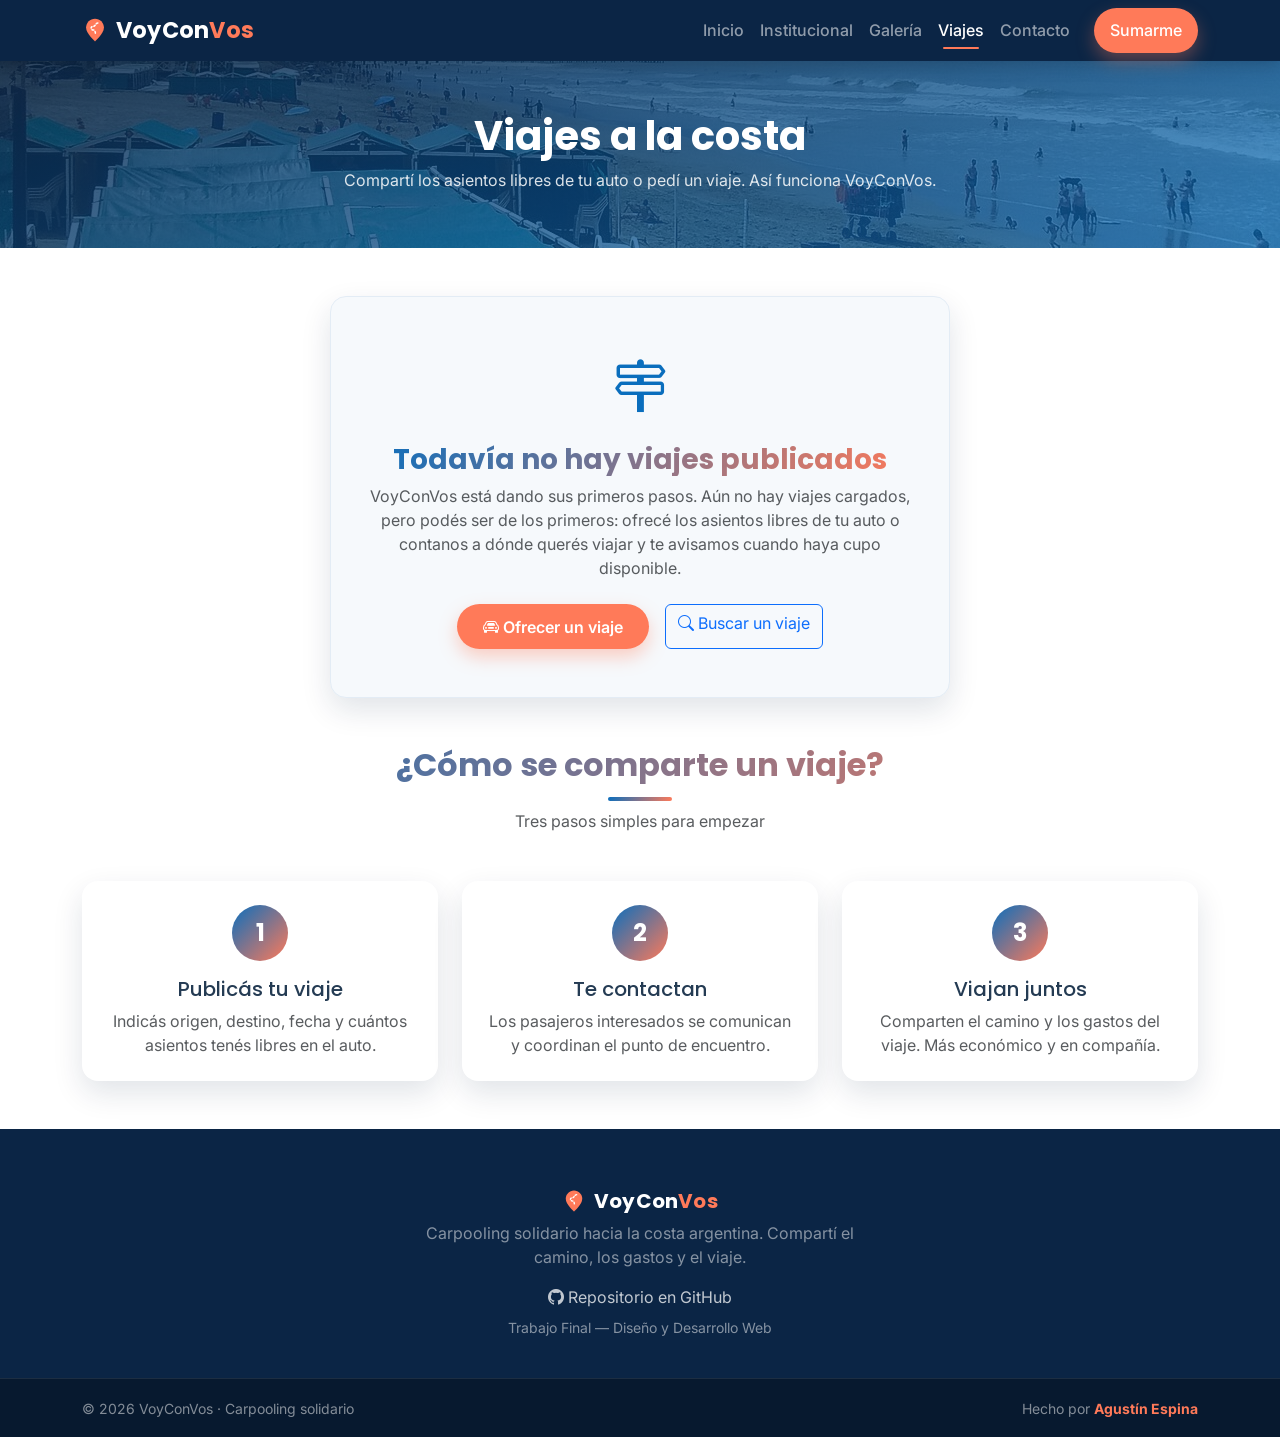
<file: sitio2-multipage/viajes.html>
<!DOCTYPE html>
<html lang="es">
<head>
  <meta charset="UTF-8">
  <meta name="viewport" content="width=device-width, initial-scale=1.0">
  <title>Viajes a la costa — VoyConVos | Carpooling solidario</title>
  <meta name="description" content="VoyConVos está dando sus primeros pasos. Ofrecé los asientos libres de tu auto o pedí un viaje a la costa argentina y sumate a la red de carpooling.">
  <meta name="author" content="VoyConVos">

  <link rel="icon" href="data:image/svg+xml,<svg xmlns='http://www.w3.org/2000/svg' viewBox='0 0 100 100'><text y='.9em' font-size='90'>🚗</text></svg>">
  <link rel="preconnect" href="https://fonts.googleapis.com">
  <link rel="preconnect" href="https://fonts.gstatic.com" crossorigin>
  <link href="https://fonts.googleapis.com/css2?family=Poppins:wght@500;600;700&family=Inter:wght@400;500;600&display=swap" rel="stylesheet">
  <link href="https://cdn.jsdelivr.net/npm/bootstrap@5.3.3/dist/css/bootstrap.min.css" rel="stylesheet">
  <link rel="stylesheet" href="https://cdn.jsdelivr.net/npm/bootstrap-icons@1.11.3/font/bootstrap-icons.css">
  <link rel="stylesheet" href="https://cdn.jsdelivr.net/npm/aos@2.3.4/dist/aos.css">
  <link rel="stylesheet" href="css/estilos.css">
</head>
<body>

  <header>
    <nav class="navbar navbar-expand-lg navbar-dark fixed-top barra-navegacion" aria-label="Navegación principal">
      <div class="container">
        <a class="navbar-brand fw-bold logo-vcv d-inline-flex align-items-center gap-2" href="index.html">
          <svg class="logo-vcv__mark" width="26" height="26" viewBox="0 0 32 32" aria-hidden="true" focusable="false">
            <path d="M16 2C9.9 2 5 6.9 5 13c0 7.7 11 17 11 17s11-9.3 11-17C27 6.9 22.1 2 16 2Z" fill="currentColor"/>
            <path d="M19.5 7.5c-3 0-3 4.2-6 4.2s-3 4.2 0 4.2 3 4.2 3 4.2" fill="none" stroke="#fff" stroke-width="1.9" stroke-linecap="round" stroke-dasharray="2 2.4"/>
          </svg>
          <span class="logo-vcv__texto">VoyCon<span class="logo-vcv__acento">Vos</span></span>
        </a>
        <button class="navbar-toggler" type="button" data-bs-toggle="collapse" data-bs-target="#menu" aria-label="Abrir menú"><span class="navbar-toggler-icon"></span></button>
        <div class="collapse navbar-collapse" id="menu">
          <ul class="navbar-nav ms-auto align-items-lg-center">
            <li class="nav-item"><a class="nav-link" href="index.html">Inicio</a></li>
            <li class="nav-item"><a class="nav-link" href="institucional.html">Institucional</a></li>
            <li class="nav-item"><a class="nav-link" href="galeria.html">Galería</a></li>
            <li class="nav-item"><a class="nav-link active" aria-current="page" href="viajes.html">Viajes</a></li>
            <li class="nav-item"><a class="nav-link" href="contacto.html">Contacto</a></li>
            <li class="nav-item"><a class="nav-link btn btn--cta ms-lg-3 px-3" href="contacto.html">Sumarme</a></li>
          </ul>
        </div>
      </div>
    </nav>
  </header>

  <main>
    <section class="encabezado-pagina">
      <div class="container">
        <h1>Viajes a la costa</h1>
        <p>Compartí los asientos libres de tu auto o pedí un viaje. Así funciona VoyConVos.</p>
      </div>
    </section>

    <section class="py-5">
      <div class="container">
        <!-- Estado honesto: plataforma recién lanzada -->
        <div class="estado-vacio text-center mx-auto" data-aos="fade-up">
          <i class="bi bi-signpost-2 estado-vacio__icono"></i>
          <h2 class="h3 fw-bold mt-3">Todavía no hay viajes publicados</h2>
          <p class="text-muted">
            VoyConVos está dando sus primeros pasos. Aún no hay viajes cargados,
            pero podés ser de los primeros: ofrecé los asientos libres de tu auto
            o contanos a dónde querés viajar y te avisamos cuando haya cupo disponible.
          </p>
          <div class="d-flex gap-3 justify-content-center flex-wrap mt-4">
            <a href="contacto.html" class="btn btn--cta"><i class="bi bi-car-front"></i> Ofrecer un viaje</a>
            <a href="contacto.html" class="btn btn-outline-primary"><i class="bi bi-search"></i> Buscar un viaje</a>
          </div>
        </div>

        <!-- Cómo se publica un viaje -->
        <h2 class="text-center fw-bold mt-5 mb-2" data-aos="fade-up">¿Cómo se comparte un viaje?</h2>
        <p class="text-center text-muted mb-5" data-aos="fade-up">Tres pasos simples para empezar</p>
        <div class="row g-4">
          <div class="col-md-4" data-aos="fade-up">
            <div class="tarjeta-paso h-100 text-center p-4">
              <span class="tarjeta-paso__numero">1</span>
              <h3 class="h5 mt-3">Publicás tu viaje</h3>
              <p class="text-muted mb-0">Indicás origen, destino, fecha y cuántos asientos tenés libres en el auto.</p>
            </div>
          </div>
          <div class="col-md-4" data-aos="fade-up" data-aos-delay="100">
            <div class="tarjeta-paso h-100 text-center p-4">
              <span class="tarjeta-paso__numero">2</span>
              <h3 class="h5 mt-3">Te contactan</h3>
              <p class="text-muted mb-0">Los pasajeros interesados se comunican y coordinan el punto de encuentro.</p>
            </div>
          </div>
          <div class="col-md-4" data-aos="fade-up" data-aos-delay="200">
            <div class="tarjeta-paso h-100 text-center p-4">
              <span class="tarjeta-paso__numero">3</span>
              <h3 class="h5 mt-3">Viajan juntos</h3>
              <p class="text-muted mb-0">Comparten el camino y los gastos del viaje. Más económico y en compañía.</p>
            </div>
          </div>
        </div>
      </div>
    </section>
  </main>

  <footer class="pie-pagina text-white">
    <div class="container pie-pagina__cuerpo">
      <div class="text-center pie-pagina__marca">
        <h2 class="h5 fw-bold logo-vcv d-inline-flex align-items-center justify-content-center gap-2">
          <svg class="logo-vcv__mark" width="24" height="24" viewBox="0 0 32 32" aria-hidden="true" focusable="false">
            <path d="M16 2C9.9 2 5 6.9 5 13c0 7.7 11 17 11 17s11-9.3 11-17C27 6.9 22.1 2 16 2Z" fill="currentColor"/>
            <path d="M19.5 7.5c-3 0-3 4.2-6 4.2s-3 4.2 0 4.2 3 4.2 3 4.2" fill="none" stroke="#fff" stroke-width="1.9" stroke-linecap="round" stroke-dasharray="2 2.4"/>
          </svg>
          <span class="logo-vcv__texto">VoyCon<span class="logo-vcv__acento">Vos</span></span>
        </h2>
        <p class="text-white-50 mb-3 mx-auto pie-pagina__desc">Carpooling solidario hacia la costa argentina. Compartí el camino, los gastos y el viaje.</p>
        <ul class="list-unstyled pie-pagina__links mb-2">
          <li><a href="https://github.com/BloomDoom/VoyConVos" target="_blank" rel="noopener"><i class="bi bi-github"></i> Repositorio en GitHub</a></li>
        </ul>
        <p class="text-white-50 small mb-0">Trabajo Final — Diseño y Desarrollo Web</p>
      </div>
    </div>
    <div class="pie-pagina__barra">
      <div class="container d-flex flex-column flex-md-row justify-content-between align-items-center gap-2 text-center">
        <p class="mb-0 small text-white-50">&copy; 2026 VoyConVos · Carpooling solidario</p>
        <p class="mb-0 small text-white-50">Hecho por <strong class="logo-vcv__acento">Agustín Espina</strong></p>
      </div>
    </div>
  </footer>

  <button id="btnArriba" class="boton-arriba" aria-label="Volver arriba"><i class="bi bi-arrow-up"></i></button>

  <script src="https://cdn.jsdelivr.net/npm/bootstrap@5.3.3/dist/js/bootstrap.bundle.min.js"></script>
  <script src="https://cdn.jsdelivr.net/npm/aos@2.3.4/dist/aos.js"></script>
  <script src="js/main.js"></script>
</body>
</html>
</file>
<file: sitio2-multipage/css/estilos.css>
/* ============================================================
   VoyConVos · Sitio 2 (Multi Page) — CSS NATIVO
   Hoja de estilos compartida por todas las páginas.
   ============================================================ */

:root {
  --color-oceano:    #0a6ebd;
  --color-oceano-os: #074e87;
  --color-coral:     #ff7a59;
  --color-coral-os:  #e85e3d;
  --color-noche:     #0b2545;
  --color-arena:     #f6f9fc;
  --color-texto:     #243b53;
  --sombra:          0 12px 30px rgba(11, 37, 69, .12);
  --radio:           16px;
  --transicion:      .3s ease;
}

* { box-sizing: border-box; }

body {
  font-family: 'Inter', system-ui, sans-serif;
  color: var(--color-texto);
}

h1, h2, h3, .navbar-brand { font-family: 'Poppins', sans-serif; }

main { min-height: 60vh; }

/* ---------- Elementos reutilizables ---------- */
.etiqueta-seccion {
  display: inline-block;
  background: rgba(10, 110, 189, .1);
  color: var(--color-oceano);
  font-weight: 600;
  font-size: .8rem;
  text-transform: uppercase;
  letter-spacing: .06em;
  padding: .35rem .9rem;
  border-radius: 999px;
  margin-bottom: 1rem;
}

.btn--cta {
  background: var(--color-coral);
  border: none;
  color: #fff;
  font-weight: 600;
  border-radius: 999px;
  padding: .65rem 1.6rem;
  transition: var(--transicion);
  box-shadow: 0 8px 18px rgba(255, 122, 89, .35);
}
.btn--cta:focus {
  background: var(--color-coral-os);
  color: #fff;
  transform: translateY(-2px);
}

/* ============================================================
   NAVBAR
   ============================================================ */
.barra-navegacion {
  background: var(--color-noche);
  box-shadow: 0 4px 16px rgba(0,0,0,.18);
}
.barra-navegacion .navbar-brand { font-size: 1.4rem; }

/* Logo propio VoyConVos */
.logo-vcv { text-decoration: none; }
.logo-vcv__mark { color: var(--color-coral); flex: 0 0 auto; }
.logo-vcv__texto { color: #fff; letter-spacing: .01em; }
.logo-vcv__acento { color: var(--color-coral); }
.barra-navegacion .nav-link { font-weight: 500; position: relative; }
.barra-navegacion .nav-link.active:not(.btn) { color: #fff; }
.barra-navegacion .nav-link.active:not(.btn)::after {
  content: "";
  position: absolute;
  left: .8rem; right: .8rem; bottom: .1rem;
  height: 2px;
  background: var(--color-coral);
  border-radius: 2px;
}

/* ============================================================
   ENCABEZADO INTERNO DE PÁGINA
   ============================================================ */
.encabezado-pagina {
  background: linear-gradient(160deg, rgba(11,37,69,.85), rgba(10,110,189,.7)),
              url('../img/costa-aerea.jpg') center/cover no-repeat;
  color: #fff;
  text-align: center;
  padding: 7rem 1rem 3.5rem;
}
.encabezado-pagina h1 { font-weight: 700; }
.encabezado-pagina p { color: rgba(255,255,255,.85); max-width: 620px; margin: .5rem auto 0; }

/* ============================================================
   HERO (index)
   ============================================================ */
.hero-seccion {
  position: relative;
  min-height: 88vh;
  display: flex;
  align-items: center;
  text-align: center;
  color: #fff;
  background: url('../img/hero-ruta-costa.jpg') center/cover no-repeat;
}
.hero-seccion__overlay {
  position: absolute; inset: 0;
  background: linear-gradient(160deg, rgba(11,37,69,.82), rgba(10,110,189,.55));
}
.hero-seccion__texto { max-width: 640px; font-size: 1.2rem; }

/* ============================================================
   TARJETAS DE PASO / BENEFICIOS
   ============================================================ */
.tarjeta-paso {
  background: #fff;
  border-radius: var(--radio);
  box-shadow: var(--sombra);
  transition: transform var(--transicion);
}
.tarjeta-paso:hover { transform: translateY(-6px); }
.tarjeta-paso__numero {
  display: inline-grid; place-items: center;
  width: 56px; height: 56px;
  border-radius: 50%;
  background: linear-gradient(135deg, var(--color-oceano), var(--color-coral));
  color: #fff;
  font-family: 'Poppins', sans-serif;
  font-size: 1.5rem; font-weight: 700;
}

.grilla-beneficios {
  display: grid;
  grid-template-columns: repeat(auto-fit, minmax(220px, 1fr));
  gap: 1.5rem;
}
.tarjeta-beneficio {
  background: var(--color-arena);
  border: 1px solid #e3ecf5;
  border-radius: var(--radio);
  padding: 1.8rem 1.4rem;
  text-align: center;
  transition: var(--transicion);
}
.tarjeta-beneficio:hover {
  border-color: var(--color-oceano);
  box-shadow: var(--sombra);
  transform: translateY(-4px);
}
.tarjeta-beneficio__icono { font-size: 2.4rem; margin-bottom: .6rem; }

/* ============================================================
   INSTITUCIONAL
   ============================================================ */
.lista-valores { list-style: none; padding: 0; margin-top: 1.2rem; }
.lista-valores li { margin-bottom: .6rem; }
.lista-valores i { color: var(--color-oceano); margin-right: .4rem; }

.bloque-problema {
  background: var(--color-arena);
  border-left: 5px solid var(--color-coral);
  border-radius: 12px;
  padding: 1.5rem 1.8rem;
}

/* ============================================================
   VIAJES — filtro + tarjetas
   ============================================================ */
.filtros-destino { text-align: center; }
.filtro-btn {
  border: 1px solid var(--color-oceano);
  color: var(--color-oceano);
  background: transparent;
  border-radius: 999px;
  margin: .2rem;
  padding: .4rem 1.2rem;
  font-weight: 500;
  transition: var(--transicion);
}
.filtro-btn:hover { background: rgba(10,110,189,.1); }
.filtro-btn.activo { background: var(--color-oceano); color: #fff; }

.tarjeta-viaje {
  background: #fff;
  border-radius: var(--radio);
  box-shadow: var(--sombra);
  overflow: hidden;
  transition: transform var(--transicion);
  display: flex;
  flex-direction: column;
  height: 100%;
}
.tarjeta-viaje:hover { transform: translateY(-6px); }
.tarjeta-viaje__top {
  background: linear-gradient(135deg, var(--color-oceano), var(--color-oceano-os));
  color: #fff;
  padding: 1rem 1.2rem;
  display: flex;
  justify-content: space-between;
  align-items: center;
}
.tarjeta-viaje__destino { font-family: 'Poppins'; font-weight: 600; font-size: 1.15rem; }
.tarjeta-viaje__fecha { background: rgba(255,255,255,.2); padding: .15rem .6rem; border-radius: 999px; font-size: .8rem; }
.tarjeta-viaje__body { padding: 1.2rem; flex: 1; }
.tarjeta-viaje__ruta { font-weight: 600; color: var(--color-noche); }
.tarjeta-viaje__detalles { list-style: none; padding: 0; margin: .8rem 0 0; font-size: .9rem; color: #5b7186; }
.tarjeta-viaje__detalles li { padding: .15rem 0; }
.tarjeta-viaje__detalles i { color: var(--color-oceano); margin-right: .4rem; }
.tarjeta-viaje__footer {
  border-top: 1px solid #eef3f8;
  padding: .9rem 1.2rem;
  display: flex;
  justify-content: space-between;
  align-items: center;
}
.tarjeta-viaje__conductor { font-weight: 600; }

/* ============================================================
   GALERÍA (grid + GLightbox)
   ============================================================ */
.grilla-galeria {
  display: grid;
  grid-template-columns: repeat(auto-fill, minmax(260px, 1fr));
  gap: 1.2rem;
}
.tarjeta-galeria {
  position: relative;
  display: block;
  border-radius: var(--radio);
  overflow: hidden;
  box-shadow: var(--sombra);
}
.tarjeta-galeria img {
  width: 100%; height: 240px;
  object-fit: cover;
  transition: transform .5s ease;
}
.tarjeta-galeria:hover img { transform: scale(1.08); }
.tarjeta-galeria__pie {
  position: absolute;
  left: 0; right: 0; bottom: 0;
  padding: .8rem 1rem;
  color: #fff; font-weight: 600;
  background: linear-gradient(transparent, rgba(11,37,69,.85));
}

/* ============================================================
   CONTACTO
   ============================================================ */
.formulario-contacto .form-control:focus,
.formulario-contacto .form-select:focus {
  border-color: var(--color-oceano);
  box-shadow: 0 0 0 .2rem rgba(10,110,189,.2);
}
.caja-mapa { background: #fff; }
.caja-mapa i { color: var(--color-oceano); }

/* ============================================================
   FOOTER
   ============================================================ */
.pie-pagina { background: var(--color-noche); }
.pie-pagina__cuerpo { padding-block: 3.75rem 2.5rem; }
.pie-pagina__titulo { color: #fff; margin-bottom: 1rem; letter-spacing: .02em; }
.pie-pagina__links a {
  color: rgba(255,255,255,.75);
  text-decoration: none;
  transition: color var(--transicion);
}
.pie-pagina__links a:hover { color: var(--color-coral); }
.pie-pagina__links li { margin-bottom: .5rem; }
.pie-pagina__desc { max-width: 460px; }
/* Barra inferior: ancho completo del viewport y tono más oscuro bajo el corte */
.pie-pagina__barra {
  background: rgba(0,0,0,.32);
  border-top: 1px solid rgba(255,255,255,.09);
}
.pie-pagina__barra .container { padding-block: 1.15rem; }

/* ============================================================
   BOTÓN VOLVER ARRIBA
   ============================================================ */
.boton-arriba {
  position: fixed;
  bottom: 1.5rem; right: 1.5rem;
  width: 48px; height: 48px;
  border: none; border-radius: 50%;
  background: var(--color-coral);
  color: #fff; font-size: 1.2rem;
  box-shadow: 0 8px 18px rgba(255,122,89,.4);
  opacity: 0; visibility: hidden;
  transition: var(--transicion);
  z-index: 1000;
}
.boton-arriba.visible { opacity: 1; visibility: visible; }
.boton-arriba:hover { background: var(--color-coral-os); transform: translateY(-3px); }

@media (max-width: 991.98px) {
  /* En el menú colapsado cada link ocupa toda la fila; sin esto el
     subrayado activo (::after) se estira a lo ancho del viewport.
     inline-block ajusta el link (y su subrayado) al ancho del texto. */
  .barra-navegacion .navbar-nav .nav-link { display: inline-block; }
}
@media (max-width: 575px) {
  .encabezado-pagina { padding-top: 6rem; }
  .tarjeta-galeria img { height: 210px; }
}

/* ============================================================
   ESTADO VACÍO (plataforma recién lanzada)
   ============================================================ */
.estado-vacio {
  max-width: 620px;
  background: var(--color-arena);
  border: 1px solid #e3ecf5;
  border-radius: var(--radio);
  padding: 3rem 2rem;
  box-shadow: var(--sombra);
}
.estado-vacio__icono {
  font-size: 3.4rem;
  color: var(--color-oceano);
}

/* ============================================================
   PULIDO VISUAL v2 — capa aditiva
   ============================================================ */
@media (prefers-reduced-motion: reduce) {
  *, *::before, *::after {
    animation-duration: .01ms !important;
    animation-iteration-count: 1 !important;
    transition-duration: .01ms !important;
    scroll-behavior: auto !important;
  }
}

a:focus-visible,
button:focus-visible,
.btn:focus-visible,
.form-control:focus-visible,
.form-select:focus-visible {
  outline: 3px solid var(--color-coral);
  outline-offset: 2px;
}

/* Títulos con gradiente (excluye secciones de fondo de color) */
main section:not(.text-white) h2 {
  background: linear-gradient(120deg, var(--color-oceano), var(--color-coral));
  -webkit-background-clip: text;
  background-clip: text;
  -webkit-text-fill-color: transparent;
  color: transparent;
}
main section:not(.text-white) h2.text-center::after {
  content: "";
  display: block;
  width: 64px; height: 4px;
  margin: .8rem auto 0;
  border-radius: 4px;
  background: linear-gradient(120deg, var(--color-oceano), var(--color-coral));
}

/* Hero con overlay animado */
.hero-seccion__overlay {
  background: linear-gradient(160deg, rgba(11,37,69,.85), rgba(10,110,189,.5), rgba(255,122,89,.22));
  background-size: 200% 200%;
  animation: heroGradient 16s ease infinite;
}
@keyframes heroGradient {
  0%, 100% { background-position: 0% 50%; }
  50%      { background-position: 100% 50%; }
}

/* Botón CTA con brillo */
.btn--cta { position: relative; overflow: hidden; }
.btn--cta::after {
  content: "";
  position: absolute;
  top: 0; left: -130%;
  width: 60%; height: 100%;
  background: linear-gradient(120deg, transparent, rgba(255,255,255,.45), transparent);
  transform: skewX(-20deg);
  transition: left .6s ease;
}
.btn--cta:hover::after { left: 150%; }

/* Tarjetas con glow */
.tarjeta-paso,
.tarjeta-beneficio,
.tarjeta-viaje { transition: transform var(--transicion), box-shadow var(--transicion); }
.tarjeta-paso:hover,
.tarjeta-beneficio:hover,
.tarjeta-viaje:hover { box-shadow: 0 18px 42px rgba(10,110,189,.20); }
</file>
<file: styles.css>
/* ============================================================
   RESET & BASE
   ============================================================ */
*, *::before, *::after {
  box-sizing: border-box;
  margin: 0;
  padding: 0;
}

:root {
  --color-primary:      #0077b6;
  --color-primary-dark: #005f92;
  --color-secondary:    #00b4d8;
  --color-accent:       #f4a261;
  --color-accent-dark:  #e07c3b;
  --color-bg:           #f0f8ff;
  --color-white:        #ffffff;
  --color-text:         #1a2d3d;
  --color-text-light:   #5a7a8a;
  --color-border:       #cce0ee;
  --navbar-height:      68px;
  --radius:             10px;
  --transition:         0.3s ease;
  --shadow:             0 4px 20px rgba(0, 119, 182, 0.12);
  --shadow-hover:       0 8px 30px rgba(0, 119, 182, 0.22);
  --max-width:          1100px;
}

html {
  font-size: 16px;
  scroll-behavior: smooth;
}

body {
  font-family: 'Segoe UI', system-ui, sans-serif;
  background-color: var(--color-bg);
  color: var(--color-text);
  line-height: 1.6;
}

img {
  width: 100%;
  height: auto;
  display: block;
}

a {
  text-decoration: none;
  color: inherit;
}

ul {
  list-style: none;
}

/* ============================================================
   TIPOGRAFÍA FLUIDA (responsiva)
   ============================================================ */
h1 { font-size: clamp(1.8rem, 5vw, 3rem); }
h2 { font-size: clamp(1.4rem, 3.5vw, 2.2rem); }
h3 { font-size: clamp(1rem, 2.5vw, 1.3rem); }

/* ============================================================
   UTILIDADES DE LAYOUT
   ============================================================ */
.container {
  width: 90%;
  max-width: var(--max-width);
  margin-inline: auto;
}

/* ============================================================
   BOTONES
   ============================================================ */
.btn {
  display: inline-block;
  padding: 0.75rem 1.75rem;
  border-radius: var(--radius);
  font-size: 1rem;
  font-weight: 600;
  cursor: pointer;
  border: 2px solid transparent;
  transition: background-color var(--transition),
              transform var(--transition),
              box-shadow var(--transition);
}

.btn--primary {
  background-color: var(--color-accent);
  color: var(--color-white);
}

.btn--primary:hover {
  background-color: var(--color-accent-dark);
  transform: translateY(-3px);
  box-shadow: var(--shadow-hover);
}

.btn--secondary {
  background-color: transparent;
  color: var(--color-white);
  border-color: var(--color-white);
}

.btn--secondary:hover {
  background-color: var(--color-white);
  color: var(--color-primary);
  transform: translateY(-3px);
}

.btn--small {
  padding: 0.4rem 1rem;
  font-size: 0.875rem;
  background-color: var(--color-primary);
  color: var(--color-white);
  border-radius: var(--radius);
  border: none;
  cursor: pointer;
  transition: background-color var(--transition), transform var(--transition);
}

.btn--small:hover {
  background-color: var(--color-primary-dark);
  transform: translateY(-2px);
}

/* ============================================================
   NAVBAR  (position: fixed + flexbox)
   ============================================================ */
.navbar {
  position: fixed;
  top: 0;
  left: 0;
  width: 100%;
  height: var(--navbar-height);
  background-color: var(--color-primary);
  display: flex;
  align-items: center;
  justify-content: space-between;
  padding-inline: 5%;
  z-index: 1000;
  box-shadow: 0 2px 10px rgba(0, 0, 0, 0.2);
}

.navbar__logo {
  font-size: 1.5rem;
  font-weight: 700;
  color: var(--color-white);
  letter-spacing: 1px;
}

.navbar__logo span {
  color: var(--color-accent);
}

.navbar__menu {
  position: relative;
}

.navbar__links {
  display: flex;
  position: absolute;
  top: 100%;
  right: 0;
  width: max-content;
  flex-direction: column;
  background-color: rgba(0, 95, 146, 0.85);
  border-radius: 0 0 var(--radius) var(--radius);
  padding: 0;
  gap: 0;
  max-height: 0;
  overflow: hidden;
  transition: max-height 0.4s ease, padding 0.4s ease;
}

.navbar__links.open {
  max-height: 300px;
  padding: 0.5rem 0;
}

/* Pseudo-elemento ::after para subrayado animado */
.navbar__links a {
  display: block;
  color: rgba(255, 255, 255, 0.85);
  font-weight: 500;
  font-size: 0.95rem;
  position: relative;
  padding: 0.75rem 2rem;
  transition: color var(--transition);
}

.navbar__links a::after {
  display: none;
  content: '';
  position: absolute;
  bottom: 0;
  left: 0;
  width: 0;
  height: 2px;
  background-color: var(--color-accent);
  transition: width var(--transition);
}

.navbar__links a:hover,
.navbar__links a.active {
  color: var(--color-white);
}

.navbar__links a:hover::after,
.navbar__links a.active::after {
  width: 100%;
}

.navbar__toggle {
  display: block;
  background: none;
  border: none;
  color: var(--color-white);
  font-size: 1.6rem;
  cursor: pointer;
}

/* ============================================================
   HERO
   ============================================================ */
.hero {
  min-height: 100vh;
  background: linear-gradient(135deg, rgba(0, 119, 182, 0.88) 0%, rgba(0, 180, 216, 0.88) 100%), center/cover no-repeat;
  display: flex;
  align-items: center;
  justify-content: center;
  text-align: center;
  padding: calc(var(--navbar-height) + 2rem) 5% 6rem;
  position: relative;
  overflow: hidden;
}

/* Pseudo-elemento ::before para ola inferior */
.hero::before {
  content: '';
  position: absolute;
  bottom: -2px;
  left: 0;
  width: 100%;
  height: 80px;
  background-color: var(--color-bg);
  clip-path: ellipse(55% 100% at 50% 100%);
}

.hero__content {
  max-width: 700px;
  position: relative;
  z-index: 1;
}

.hero__content h1 {
  color: var(--color-white);
  margin-bottom: 1rem;
  line-height: 1.2;
}

.hero__content p {
  color: rgba(255, 255, 255, 0.88);
  font-size: clamp(1rem, 2.5vw, 1.2rem);
  margin-bottom: 2rem;
}

.hero__buttons {
  display: flex;
  gap: 1rem;
  justify-content: center;
  flex-wrap: wrap;
  flex-direction: column;
  align-items: center;
}

/* ============================================================
   SECCIÓN "CÓMO FUNCIONA"
   ============================================================ */
.how-it-works {
  padding: 5rem 5%;
  text-align: center;
}

.how-it-works h2 {
  color: var(--color-primary);
  margin-bottom: 3rem;
}

/* Flexbox con flex-wrap para responsividad fluida */
.steps {
  display: flex;
  gap: 2rem;
  justify-content: center;
  flex-wrap: wrap;
}

.step {
  flex: 1 1 200px;
  max-width: 280px;
  padding: 2rem 1.5rem;
  background-color: var(--color-white);
  border-radius: var(--radius);
  box-shadow: var(--shadow);
  transition: transform var(--transition), box-shadow var(--transition);
  position: relative;
}

.step:hover {
  transform: translateY(-6px);
  box-shadow: var(--shadow-hover);
}

.step__number {
  width: 52px;
  height: 52px;
  background-color: var(--color-primary);
  color: var(--color-white);
  border-radius: 50%;
  display: flex;
  align-items: center;
  justify-content: center;
  font-size: 1.4rem;
  font-weight: 700;
  margin: 0 auto 1rem;
}

.step h3 {
  color: var(--color-primary);
  margin-bottom: 0.5rem;
}

/* ============================================================
   BANNER INTERMEDIO
   ============================================================ */
.banner-intermedio {
  background: url('viajando_con_amigos.png') center / cover no-repeat;
  position: relative;
}

.banner-intermedio__overlay {
  background: rgba(0, 119, 182, 0.75);
  padding: 5rem 5%;
  text-align: center;
  color: var(--color-white);
}

.banner-intermedio__overlay h2 {
  color: var(--color-white);
  margin-bottom: 0.75rem;
}

.banner-intermedio__overlay p {
  color: rgba(255, 255, 255, 0.88);
  font-size: clamp(1rem, 2.5vw, 1.15rem);
  margin-bottom: 2rem;
}

/* ============================================================
   SECCIÓN BENEFICIOS  (CSS Grid)
   ============================================================ */
.benefits {
  padding: 5rem 5%;
  background-color: var(--color-white);
  text-align: center;
}

.benefits h2 {
  color: var(--color-primary);
  margin-bottom: 3rem;
}

.benefits__grid {
  display: grid;
  grid-template-columns: repeat(auto-fit, minmax(220px, 1fr));
  gap: 1.5rem;
  max-width: var(--max-width);
  margin-inline: auto;
}

.benefit-card {
  padding: 2rem 1.5rem;
  border-radius: var(--radius);
  border: 2px solid var(--color-border);
  transition: border-color var(--transition), transform var(--transition);
  position: relative;
  overflow: hidden;
}

/* Pseudo-elemento ::before como barra superior animada */
.benefit-card::before {
  content: '';
  position: absolute;
  top: 0;
  left: 0;
  width: 100%;
  height: 4px;
  background-color: var(--color-secondary);
  transform: scaleX(0);
  transform-origin: left;
  transition: transform var(--transition);
}

.benefit-card:hover {
  border-color: var(--color-secondary);
  transform: translateY(-4px);
}

.benefit-card:hover::before {
  transform: scaleX(1);
}

.benefit-card__icon {
  font-size: 2rem;
  margin-bottom: 0.75rem;
}

.benefit-card h3 {
  color: var(--color-primary);
  margin-bottom: 0.5rem;
}

.benefit-card p {
  color: var(--color-text-light);
  font-size: 0.95rem;
}

/* ============================================================
   ENCABEZADO DE PÁGINA INTERIOR
   ============================================================ */
.page-header {
  padding: calc(var(--navbar-height) + 3rem) 5% 3rem;
  background: linear-gradient(135deg, var(--color-primary) 0%, var(--color-secondary) 100%);
  text-align: center;
  color: var(--color-white);
}

.page-header h1 {
  margin-bottom: 0.5rem;
}

.page-header p {
  color: rgba(255, 255, 255, 0.85);
}

/* ============================================================
   FILTRO DE VIAJES
   ============================================================ */
.trips-filter {
  padding: 2rem 5%;
  text-align: center;
}

.filter__buttons {
  display: flex;
  gap: 0.75rem;
  justify-content: center;
  flex-wrap: wrap;
}

.filter-btn {
  padding: 0.5rem 1.25rem;
  border: 2px solid var(--color-primary);
  background-color: transparent;
  color: var(--color-primary);
  border-radius: 999px;
  cursor: pointer;
  font-size: 0.9rem;
  font-weight: 500;
  transition: background-color var(--transition),
              color var(--transition),
              transform var(--transition);
}

.filter-btn:hover,
.filter-btn.active {
  background-color: var(--color-primary);
  color: var(--color-white);
  transform: translateY(-2px);
}

/* ============================================================
   GRILLA DE VIAJES  (CSS Grid)
   ============================================================ */
.trips-section {
  padding: 1rem 5% 5rem;
}

.trips-grid {
  display: grid;
  grid-template-columns: 1fr;
  gap: 1.5rem;
  max-width: var(--max-width);
  margin-inline: auto;
}

.trip-card {
  background-color: var(--color-white);
  border-radius: var(--radius);
  box-shadow: var(--shadow);
  overflow: hidden;
  display: flex;
  flex-direction: column;
  transition: transform var(--transition), box-shadow var(--transition);
}

.trip-card:hover {
  transform: translateY(-6px);
  box-shadow: var(--shadow-hover);
}

.trip-card__top {
  background-color: var(--color-primary);
  color: var(--color-white);
  padding: 1rem 1.25rem;
  display: flex;
  justify-content: space-between;
  align-items: center;
}

.trip-card__destination {
  font-weight: 700;
  font-size: 1.05rem;
}

.trip-card__date {
  font-size: 0.82rem;
  background-color: rgba(255, 255, 255, 0.2);
  padding: 0.2rem 0.65rem;
  border-radius: 999px;
}

.trip-card__body {
  padding: 1.25rem;
  flex: 1;
}

.trip-card__route {
  font-weight: 600;
  color: var(--color-text);
  margin-bottom: 0.75rem;
}

.trip-card__details {
  display: flex;
  flex-direction: column;
  gap: 0.4rem;
}

/* Pseudo-elemento ::before en ítems de lista */
.trip-card__details li {
  color: var(--color-text-light);
  font-size: 0.9rem;
  padding-left: 1.1rem;
  position: relative;
}

.trip-card__details li::before {
  content: '▸';
  position: absolute;
  left: 0;
  color: var(--color-secondary);
}

.trip-card__footer {
  padding: 1rem 1.25rem;
  border-top: 1px solid var(--color-border);
  display: flex;
  justify-content: space-between;
  align-items: center;
}

.trip-card__driver {
  font-size: 0.9rem;
  color: var(--color-text-light);
}

.no-results {
  display: none;
  text-align: center;
  padding: 3rem;
  color: var(--color-text-light);
  grid-column: 1 / -1;
  font-size: 1.1rem;
}

/* ============================================================
   SELECTOR DE ROL — TARJETAS
   ============================================================ */
.role-selector {
  margin-bottom: 1.5rem;
}

.role-selector__label {
  font-weight: 600;
  margin-bottom: 0.75rem;
  color: var(--color-text);
}

.role-cards {
  display: flex;
  gap: 1rem;
  flex-wrap: wrap;
}

.role-card {
  flex: 1 1 200px;
  display: flex;
  flex-direction: column;
  align-items: center;
  gap: 0.4rem;
  padding: 1.5rem 1rem;
  border: 2px solid var(--color-border);
  border-radius: var(--radius);
  background-color: var(--color-bg);
  cursor: pointer;
  transition: border-color var(--transition), transform var(--transition), box-shadow var(--transition);
  text-align: center;
}

.role-card:hover {
  border-color: var(--color-primary);
  transform: translateY(-3px);
  box-shadow: var(--shadow);
}

.role-card.selected {
  border-color: var(--color-primary);
  background-color: var(--color-white);
  box-shadow: var(--shadow);
}

.role-card.selected .role-card__title {
  color: var(--color-primary);
}

.role-card__icon {
  font-size: 2.2rem;
}

.role-card__title {
  font-weight: 700;
  font-size: 1rem;
  color: var(--color-text);
  transition: color var(--transition);
}

.role-card__desc {
  font-size: 0.85rem;
  color: var(--color-text-light);
}

/* Secciones del form ocultas hasta que se elija rol */
.role-section {
  display: none;
}

.role-section.visible {
  display: block;
}

#submitBtn {
  display: none;
}

#submitBtn.visible {
  display: block;
}

/* ============================================================
   FORMULARIO DE CONTACTO
   ============================================================ */
.contact-section {
  padding: 3rem 5% 5rem;
  max-width: 700px;
  margin-inline: auto;
}

.contact-form {
  background-color: var(--color-white);
  border-radius: var(--radius);
  box-shadow: var(--shadow);
  padding: 1.25rem;
}

fieldset {
  border: 2px solid var(--color-border);
  border-radius: var(--radius);
  padding: 1rem;
  margin-bottom: 1.5rem;
}

legend {
  font-weight: 700;
  color: var(--color-primary);
  padding: 0 0.5rem;
  font-size: 1.05rem;
}

.form-group {
  display: flex;
  flex-direction: column;
  gap: 0.3rem;
  margin-bottom: 1rem;
}

.form-group:last-child {
  margin-bottom: 0;
}

label {
  font-weight: 600;
  font-size: 0.9rem;
  color: var(--color-text);
}

input,
select,
textarea {
  padding: 0.65rem 0.9rem;
  border: 2px solid var(--color-border);
  border-radius: var(--radius);
  font-size: 1rem;
  font-family: inherit;
  color: var(--color-text);
  background-color: var(--color-bg);
  width: 100%;
  transition: border-color var(--transition), box-shadow var(--transition);
}

input:focus,
select:focus,
textarea:focus {
  outline: none;
  border-color: var(--color-primary);
  box-shadow: 0 0 0 3px rgba(0, 119, 182, 0.15);
}

input.invalid,
select.invalid,
textarea.invalid {
  border-color: #e63946;
}

.radio-group {
  display: flex;
  gap: 0.5rem;
  flex-wrap: wrap;
  flex-direction: column;
}

.radio-option {
  display: flex;
  align-items: center;
  gap: 0.4rem;
  cursor: pointer;
  font-weight: normal;
}

.radio-option input[type="radio"] {
  width: auto;
  accent-color: var(--color-primary);
}

.conductor-fields {
  display: none;
  flex-direction: column;
  gap: 0;
  margin-top: 1rem;
  padding-top: 1rem;
  border-top: 1px solid var(--color-border);
}

.conductor-fields.visible {
  display: flex;
}

.field-error {
  color: #e63946;
  font-size: 0.8rem;
  min-height: 1em;
}

.form__submit {
  width: 100%;
  padding: 0.9rem;
  background-color: var(--color-primary);
  color: var(--color-white);
  border: none;
  border-radius: var(--radius);
  font-size: 1rem;
  font-weight: 700;
  cursor: pointer;
  margin-top: 0.5rem;
  transition: background-color var(--transition), transform var(--transition);
}

.form__submit:hover {
  background-color: var(--color-primary-dark);
  transform: translateY(-2px);
}

.form-success {
  display: none;
  text-align: center;
  padding: 2.5rem 2rem;
  color: #1b4332;
  background-color: #d8f3dc;
  border-radius: var(--radius);
  font-size: 1.1rem;
}

.form-success strong {
  display: block;
  font-size: 1.5rem;
  margin-bottom: 0.5rem;
  color: #1b4332;
}

/* ============================================================
   FOOTER
   ============================================================ */
footer {
  background-color: var(--color-primary);
  color: rgba(255, 255, 255, 0.8);
  padding: 2rem 5%;
}

.footer__content {
  max-width: var(--max-width);
  margin-inline: auto;
  display: flex;
  justify-content: space-between;
  align-items: center;
  flex-wrap: wrap;
  gap: 1rem;
  flex-direction: column;
  text-align: center;
}

.footer__links {
  display: flex;
  gap: 1.5rem;
  justify-content: center;
}

.footer__links a {
  color: rgba(255, 255, 255, 0.7);
  font-size: 0.9rem;
  transition: color var(--transition);
}

.footer__links a:hover {
  color: var(--color-white);
}

/* ============================================================
   DISEÑO RESPONSIVO — MOBILE FIRST (min-width)
   ============================================================ */

/* Tablet: 480px y mayor */
@media (min-width: 480px) {
  .trips-grid {
    grid-template-columns: repeat(auto-fill, minmax(280px, 1fr));
  }

  .contact-form {
    padding: 2rem;
  }

  fieldset {
    padding: 1.5rem;
  }

  .radio-group {
    flex-direction: row;
    gap: 1.5rem;
  }
}

/* Desktop: 768px y mayor */
@media (min-width: 768px) {
  .navbar__toggle {
    display: none;
  }

  .navbar__links {
    position: static;
    flex-direction: row;
    gap: 2rem;
    align-items: center;
    background-color: transparent;
    border-radius: 0;
    padding: 0;
    min-width: 0;
    max-height: none;
    overflow: visible;
    transition: none;
  }

  .navbar__links.open {
    max-height: none;
    padding: 0;
  }

  .navbar__links li {
    width: auto;
  }

  .navbar__links a {
    display: inline;
    padding: 0;
    padding-bottom: 4px;
  }

  .navbar__links a::after {
    display: block;
  }

  .hero__buttons {
    flex-direction: row;
    align-items: initial;
  }

  .footer__content {
    flex-direction: row;
    text-align: initial;
  }

  .footer__links {
    justify-content: initial;
  }
}
</file>
